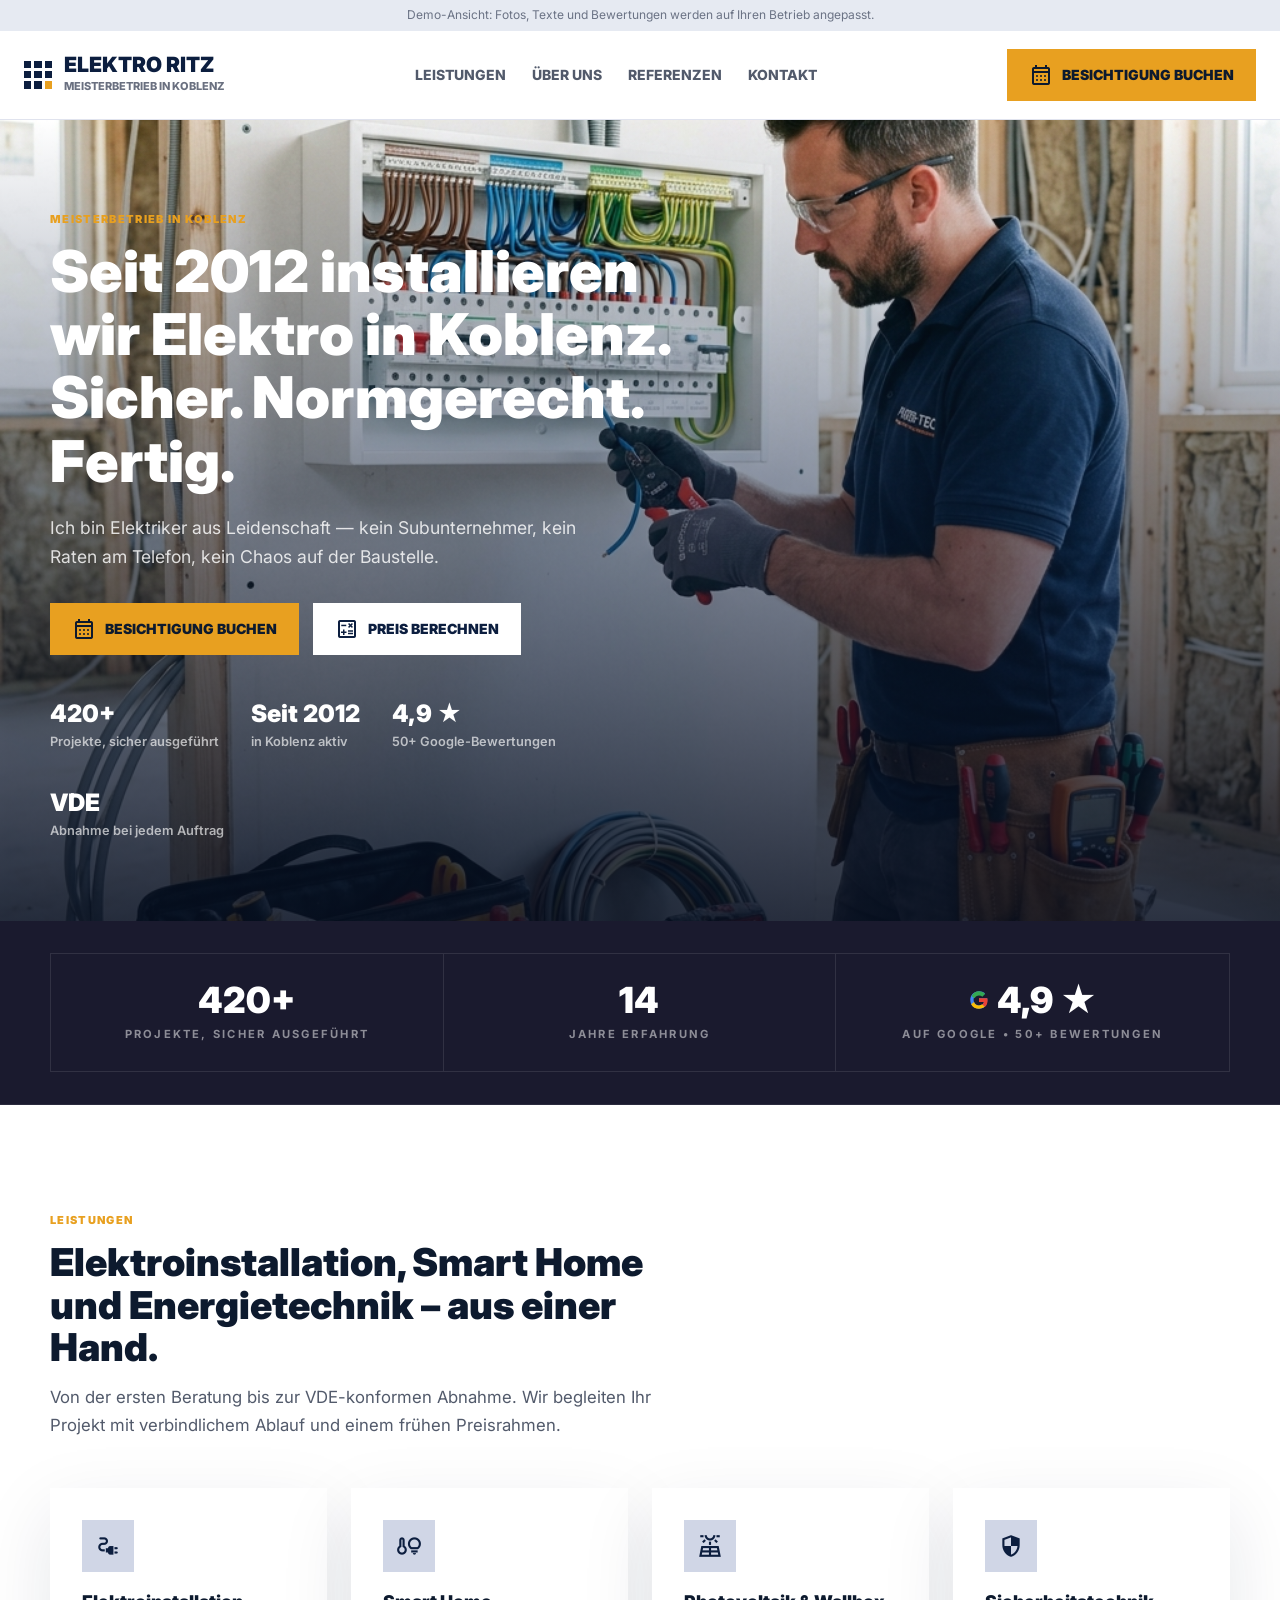
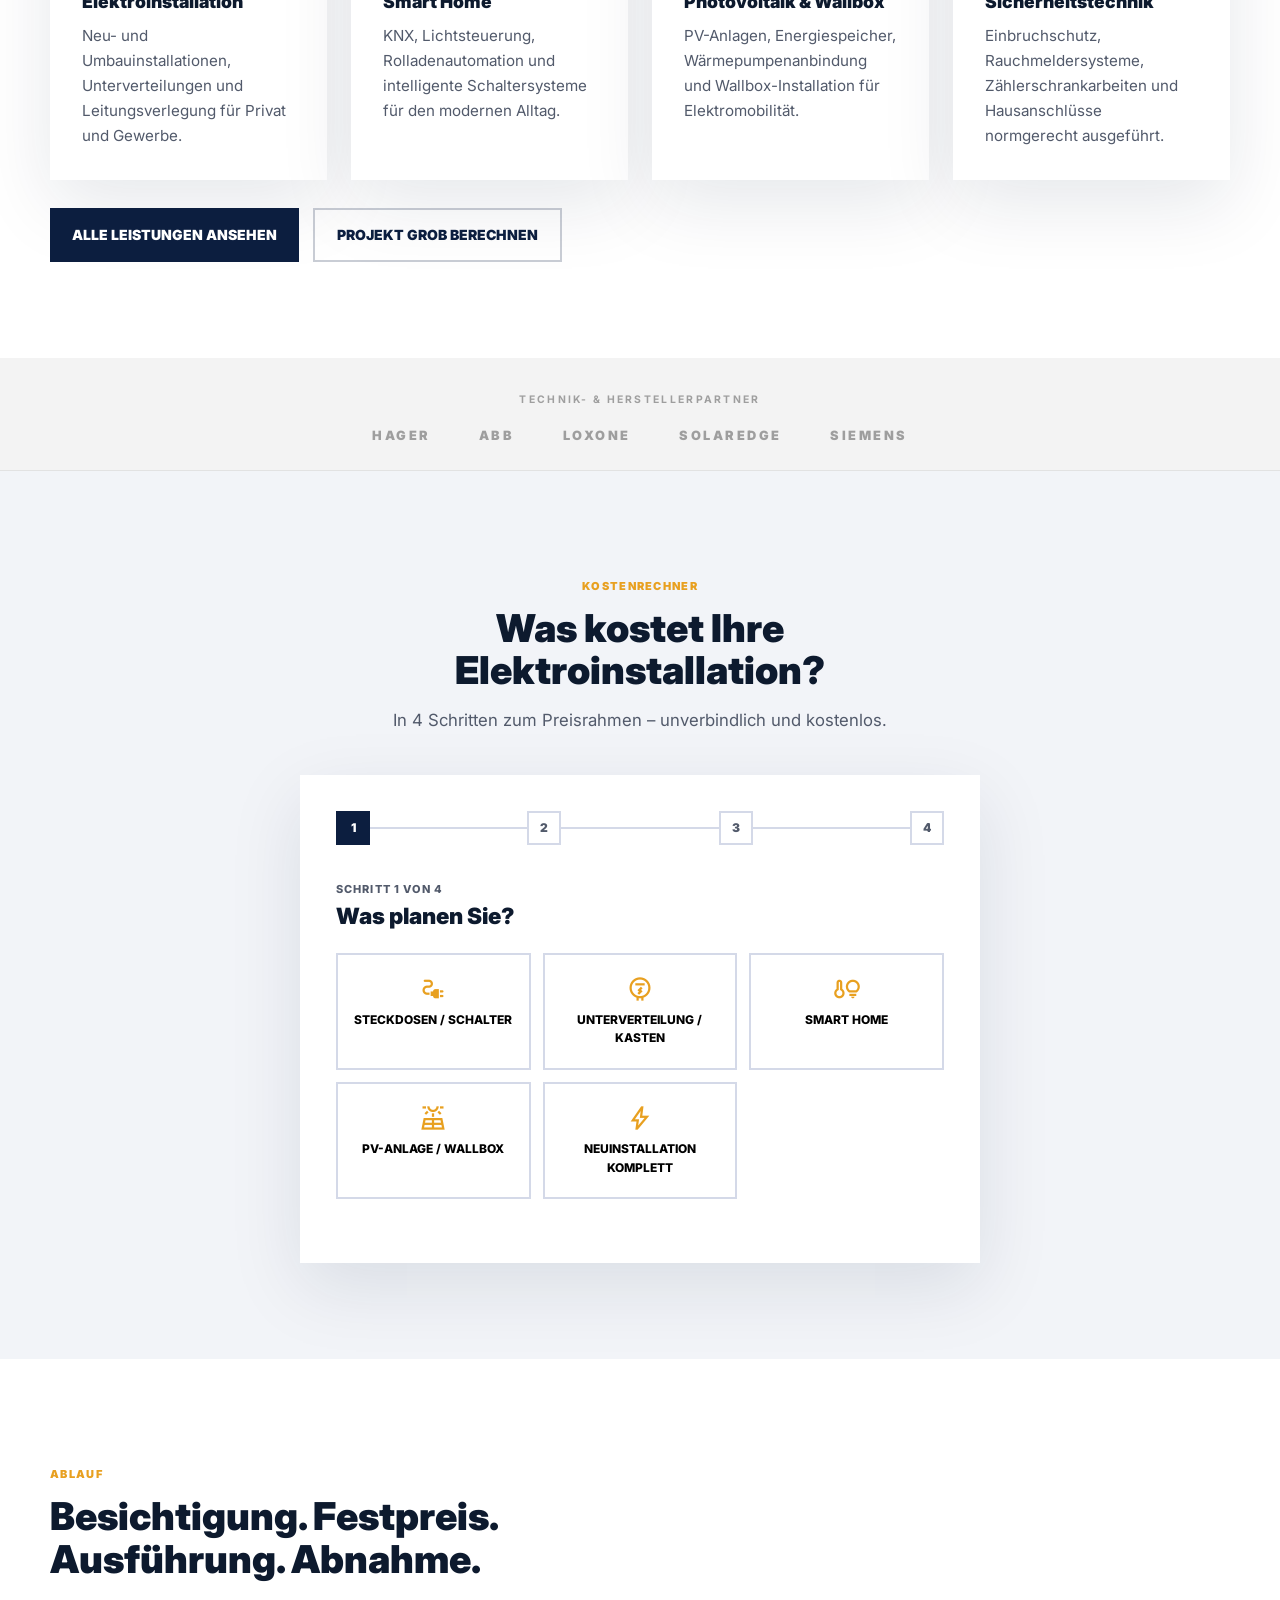
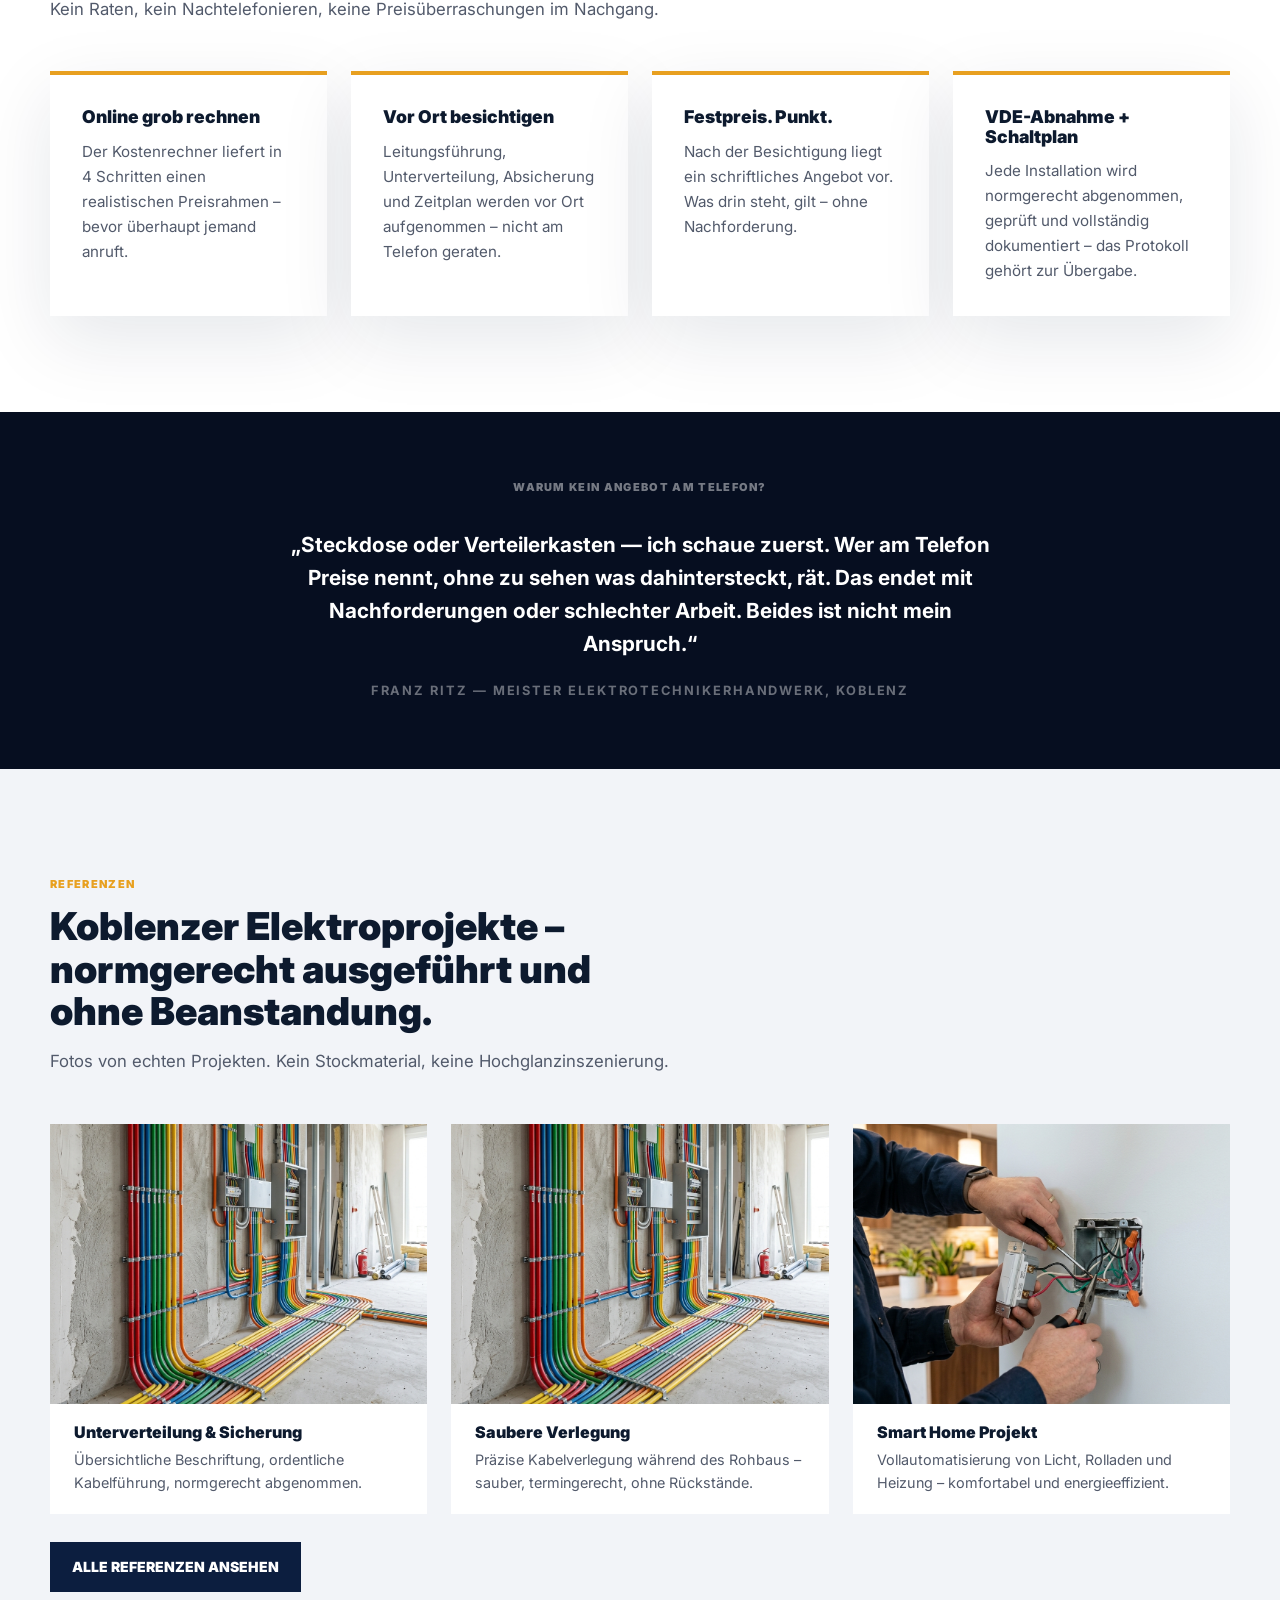
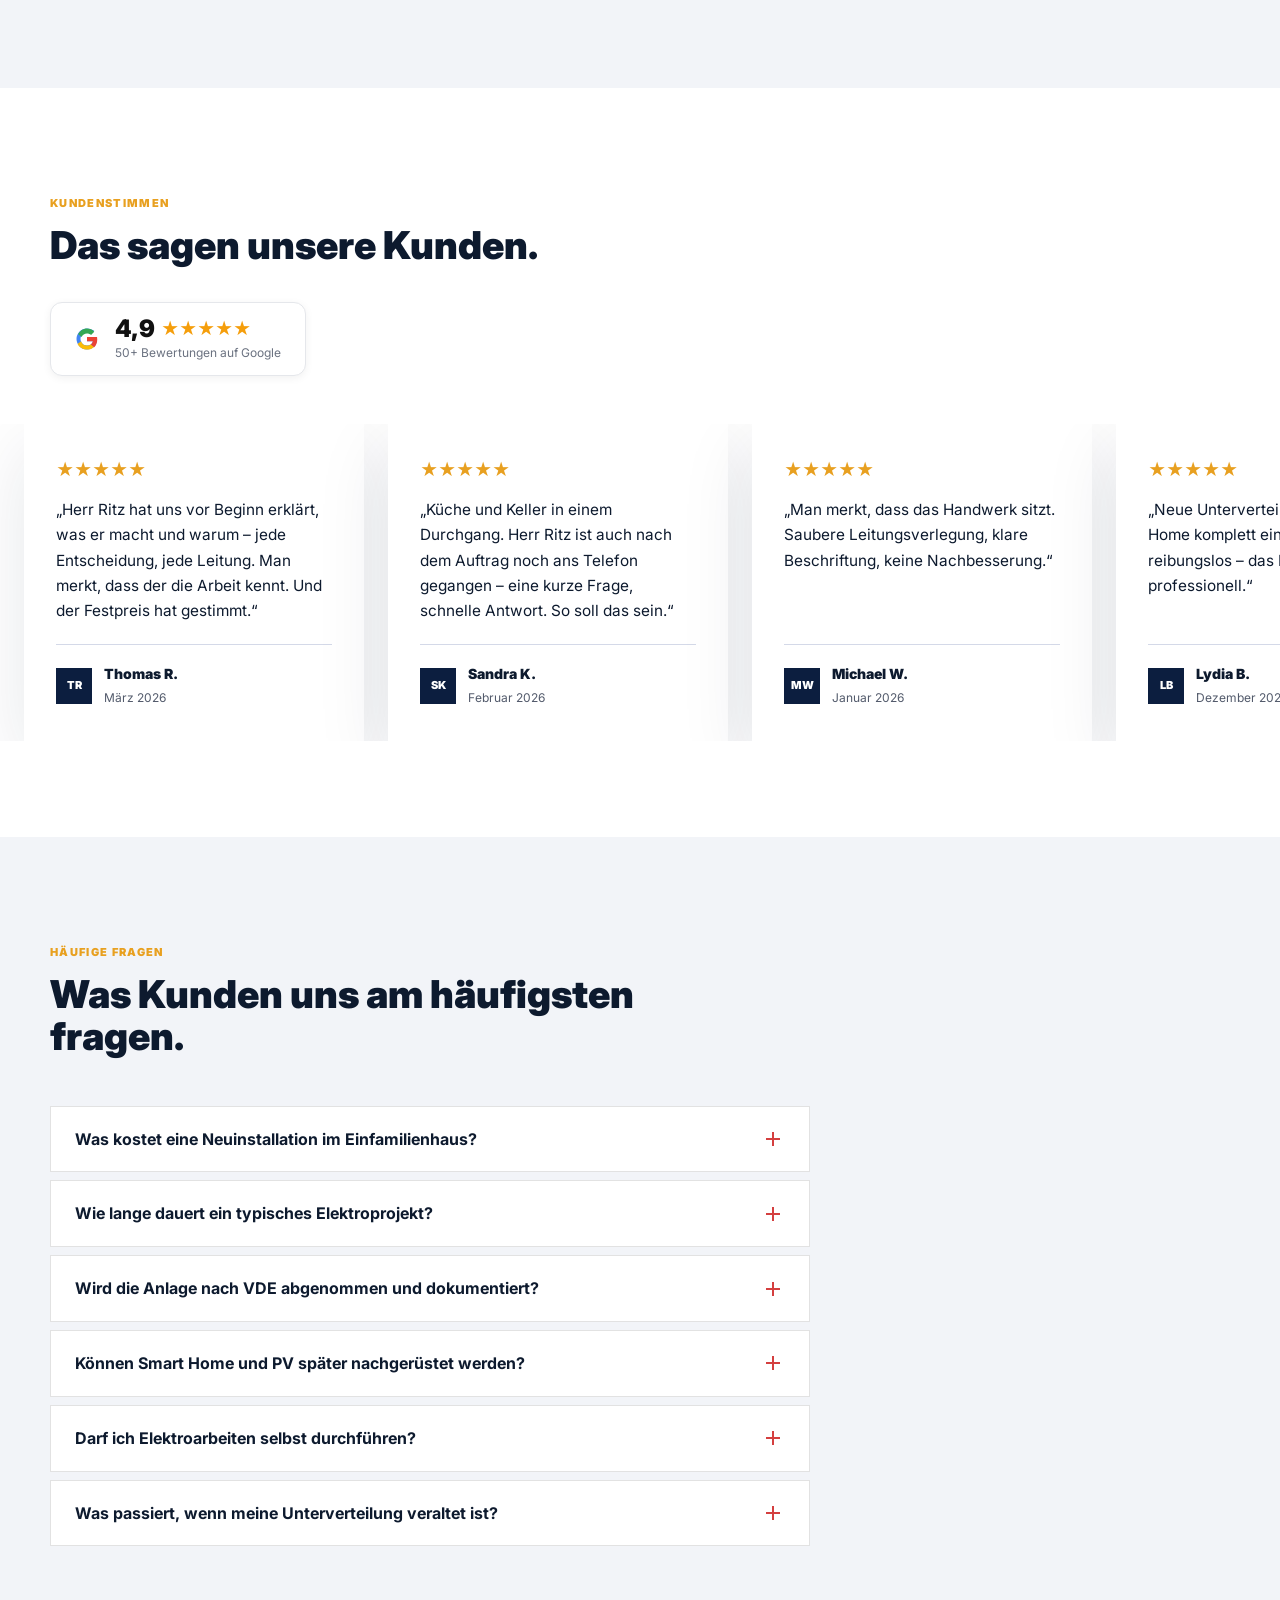
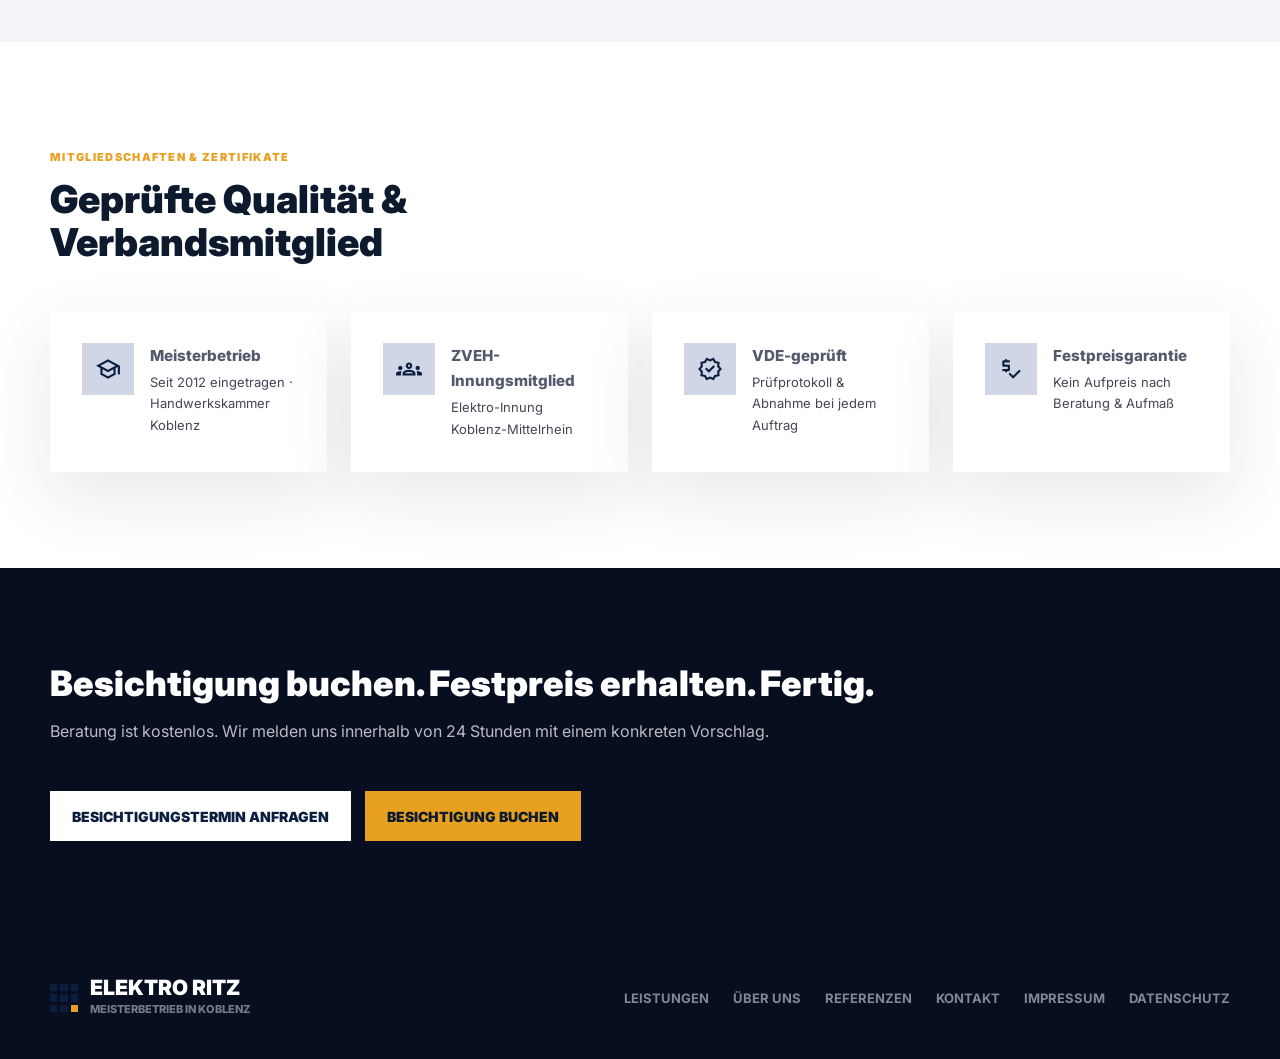
<file: index.html>
<!DOCTYPE html>
<html lang="de">
<head>
  <meta charset="utf-8">
  <meta name="viewport" content="width=device-width, initial-scale=1.0">
  <meta name="description" content="Elektro Meister Ritz in Koblenz: Meisterbetrieb f&uuml;r Elektroinstallation, Smart Home, Photovoltaik, Wallbox und Sicherheitstechnik.">
  <meta name="robots" content="noindex, nofollow">
  <title>Elektro Meister Ritz Koblenz | Meisterbetrieb f&uuml;r Elektroinstallationen</title>
  <script id="Cookiebot" src="https://consent.cookiebot.com/uc.js" data-cbid="DEMO-CBID-PLACEHOLDER" data-blockingmode="auto" type="text/javascript"></script>
  <link rel="icon" type="image/svg+xml" href="favicon.svg">
  <link rel="preconnect" href="https://fonts.googleapis.com">
  <link rel="preconnect" href="https://fonts.gstatic.com" crossorigin>
  <link href="https://fonts.googleapis.com/css2?family=Inter:wght@400;600;800;900&family=Material+Symbols+Outlined:wght,FILL@100..700,0..1&display=swap" rel="stylesheet">
  <link rel="stylesheet" href="style.css">
  <script type="application/ld+json">
  {
    "@context": "https://schema.org",
    "@type": "Electrician",
    "name": "Elektro Meister Ritz",
    "description": "Elektrobetrieb in Koblenz – Elektroinstallation, Smart Home, Photovoltaik, Wallbox und Sicherheitstechnik.",
    "telephone": "+49 261 654 321",
    "email": "info@elektro-meister-ritz-koblenz.de",
    "address": {
      "@type": "PostalAddress",
      "streetAddress": "Musterstraße 8",
      "addressLocality": "Koblenz",
      "postalCode": "56072",
      "addressCountry": "DE"
    },
    "geo": {
      "@type": "GeoCoordinates",
      "latitude": 50.3567,
      "longitude": 7.6018
    },
    "areaServed": "Koblenz und Umland",
    "priceRange": "€€",
    "openingHours": "Mo-Fr 07:30-17:00"
  }
  </script>
</head>
<body>
  <header class="site-header">
    <div class="demo-notice">Demo-Ansicht: Fotos, Texte und Bewertungen werden auf Ihren Betrieb angepasst.</div>
    <nav class="nav" aria-label="Hauptnavigation">
      <a class="brand" href="index.html" aria-label="Elektro Meister Ritz Startseite">
        <span class="brand-mark" aria-hidden="true"><span></span><span></span><span></span><span></span><span></span><span></span><span></span><span></span><span></span></span>
        <span><span class="brand-title">Elektro Ritz</span><span class="brand-subtitle">Meisterbetrieb in Koblenz</span></span>
      </a>
      <div class="nav-links" aria-label="Seiten">
        <a href="leistungen.html">Leistungen</a>
        <a href="ueber-uns.html">&Uuml;ber uns</a>
        <a href="referenzen.html">Referenzen</a>
        <a href="kontakt.html">Kontakt</a>
      </div>
      <div class="nav-actions">
        <a class="button button-red" href="https://calendly.com/elektro-ritz-koblenz/beratung" target="_blank" rel="noopener noreferrer">
          <span class="material-symbols-outlined" aria-hidden="true">calendar_month</span>Besichtigung buchen
        </a>
      </div>
      <button class="nav-toggle" id="nav-toggle" type="button" aria-controls="mobile-menu" aria-expanded="false" aria-label="Men&uuml; &ouml;ffnen">
        <span class="material-symbols-outlined" aria-hidden="true">menu</span>
        <span class="material-symbols-outlined" aria-hidden="true">close</span>
      </button>
    </nav>
    <div class="mobile-menu" id="mobile-menu">
      <a href="leistungen.html">Leistungen</a>
      <a href="ueber-uns.html">&Uuml;ber uns</a>
      <a href="referenzen.html">Referenzen</a>
      <a href="kontakt.html">Kontakt</a>
      <a class="button button-red" href="https://calendly.com/elektro-ritz-koblenz/beratung" target="_blank" rel="noopener noreferrer">Besichtigung buchen</a>
    </div>
  </header>

  <main>
    <section class="hero">
      <div class="hero-slideshow">
        <img src="visuals_ref/work2_ref.jpg" alt="Elektriker bei der Installation einer modernen Unterverteilung" class="active">
        <img src="visuals_ref/work7_ref.jpg" alt="Smart-Home-Installation in einem Neubau">
        <img src="visuals_ref/work1_ref.jpg" alt="Saubere Kabelverlegung im Rohbau">
        <img src="visuals_ref/work6_ref.jpg" alt="PV-Anlage und Wallbox-Installation auf dem Dach">
      </div>
      <div class="container hero-inner">
        <div class="hero-copy">
          <p class="eyebrow">Meisterbetrieb in Koblenz</p>
          <h1>Seit 2012 installieren wir Elektro in Koblenz. Sicher. Normgerecht. Fertig.</h1>
          <p class="hero-lead">Ich bin Elektriker aus Leidenschaft &mdash; kein Subunternehmer, kein Raten am Telefon, kein Chaos auf der Baustelle.</p>
          <div class="hero-actions">
            <a class="button button-red" href="https://calendly.com/elektro-ritz-koblenz/beratung" target="_blank" rel="noopener noreferrer">
              <span class="material-symbols-outlined" aria-hidden="true">calendar_month</span>Besichtigung buchen
            </a>
            <a class="button button-light" href="#kostenrechner">
              <span class="material-symbols-outlined" aria-hidden="true">calculate</span>Preis berechnen
            </a>
          </div>
          <div class="trust-row" aria-label="Kurzfakten">
            <div class="trust-item"><strong>420+</strong><span>Projekte, sicher ausgef&uuml;hrt</span></div>
            <div class="trust-item"><strong>Seit 2012</strong><span>in Koblenz aktiv</span></div>
            <div class="trust-item"><strong>4,9 &#9733;</strong><span>50+ Google-Bewertungen</span></div>
            <div class="trust-item"><strong>VDE</strong><span>Abnahme bei jedem Auftrag</span></div>
          </div>
        </div>
      </div>
    </section>

    <!-- STATS BAR -->
    <section class="section" style="padding: 2rem 0; background: #1a1a2e; border-bottom: 1px solid rgba(255,255,255,0.07);">
      <div class="container">
        <div class="grid-3" style="gap: 0; border: 1px solid rgba(255,255,255,0.1);">
          <div style="display:flex; flex-direction:column; align-items:center; justify-content:center; padding: 1.75rem 1rem; border-right: 1px solid rgba(255,255,255,0.1);">
            <span style="font-size: 2.25rem; font-weight: 900; color: #fff; line-height: 1;">420+</span>
            <span style="font-size: 0.7rem; font-weight: 700; letter-spacing: 0.2em; text-transform: uppercase; color: rgba(255,255,255,0.5); margin-top: 0.5rem; text-align: center;">Projekte, sicher ausgef&uuml;hrt</span>
          </div>
          <div style="display:flex; flex-direction:column; align-items:center; justify-content:center; padding: 1.75rem 1rem; border-right: 1px solid rgba(255,255,255,0.1);">
            <span style="font-size: 2.25rem; font-weight: 900; color: #fff; line-height: 1;">14</span>
            <span style="font-size: 0.7rem; font-weight: 700; letter-spacing: 0.2em; text-transform: uppercase; color: rgba(255,255,255,0.5); margin-top: 0.5rem; text-align: center;">Jahre Erfahrung</span>
          </div>
          <div style="display:flex; flex-direction:column; align-items:center; justify-content:center; padding: 1.75rem 1rem;">
            <div style="display:flex; align-items:center; gap: 0.5rem;">
              <svg width="20" height="20" viewBox="0 0 48 48" aria-hidden="true" style="flex-shrink:0;"><path fill="#4285F4" d="M44.5 20H24v8.5h11.8C34.7 33.9 29.9 37 24 37c-7.2 0-13-5.8-13-13s5.8-13 13-13c3.1 0 5.9 1.1 8.1 2.9l6.4-6.4C34.6 5.1 29.6 3 24 3 12.4 3 3 12.4 3 24s9.4 21 21 21c10.5 0 20-7.6 20-21 0-1.3-.2-2.7-.5-4z"/><path fill="#34A853" d="M6.3 14.7l7 5.1C15.1 16 19.2 13 24 13c3.1 0 5.9 1.1 8.1 2.9l6.4-6.4C34.6 5.1 29.6 3 24 3c-7.6 0-14.2 4.6-17.7 11.7z"/><path fill="#FBBC05" d="M24 45c5.8 0 10.7-1.9 14.3-5.2l-6.6-5.4C29.8 36.1 27 37 24 37c-5.8 0-10.8-3.1-11.8-8.5l-7 5.4C8.7 40.9 15.8 45 24 45z"/><path fill="#EA4335" d="M44.5 20H24v8.5h11.8c-.6 2.5-2 4.7-3.9 6.4l6.6 5.4c3.8-3.6 6-8.8 6-15.3 0-1.3-.2-2.7-.5-4z"/></svg>
              <span style="font-size: 2.25rem; font-weight: 900; color: #fff; line-height: 1;">4,9 &#9733;</span>
            </div>
            <span style="font-size: 0.7rem; font-weight: 700; letter-spacing: 0.2em; text-transform: uppercase; color: rgba(255,255,255,0.5); margin-top: 0.5rem; text-align: center;">auf Google &bull; 50+ Bewertungen</span>
          </div>
        </div>
      </div>
    </section>

    <section class="section section-white" id="leistungen">
      <div class="container">
        <div class="section-head">
          <p class="eyebrow">Leistungen</p>
          <h2>Elektroinstallation, Smart Home und Energietechnik &ndash; aus einer Hand.</h2>
          <p>Von der ersten Beratung bis zur VDE-konformen Abnahme. Wir begleiten Ihr Projekt mit verbindlichem Ablauf und einem fr&uuml;hen Preisrahmen.</p>
        </div>
        <div class="grid-4">
          <article class="card">
            <span class="icon-box material-symbols-outlined" aria-hidden="true">electrical_services</span>
            <h3>Elektroinstallation</h3>
            <p>Neu- und Umbauinstallationen, Unterverteilungen und Leitungsverlegung f&uuml;r Privat und Gewerbe.</p>
          </article>
          <article class="card">
            <span class="icon-box material-symbols-outlined" aria-hidden="true">home_iot_device</span>
            <h3>Smart Home</h3>
            <p>KNX, Lichtsteuerung, Rolladenautomation und intelligente Schaltersysteme f&uuml;r den modernen Alltag.</p>
          </article>
          <article class="card">
            <span class="icon-box material-symbols-outlined" aria-hidden="true">solar_power</span>
            <h3>Photovoltaik &amp; Wallbox</h3>
            <p>PV-Anlagen, Energiespeicher, W&auml;rmepumpenanbindung und Wallbox-Installation f&uuml;r Elektromobilität.</p>
          </article>
          <article class="card">
            <span class="icon-box material-symbols-outlined" aria-hidden="true">security</span>
            <h3>Sicherheitstechnik</h3>
            <p>Einbruchschutz, Rauchmeldersysteme, Zählerschrankarbeiten und Hausanschlüsse normgerecht ausgeführt.</p>
          </article>
        </div>
        <div class="card-actions" style="margin-top: 28px;">
          <a class="button" href="leistungen.html">Alle Leistungen ansehen</a>
          <a class="button button-outline" href="#kostenrechner">Projekt grob berechnen</a>
        </div>
      </div>
    </section>

    <!-- TECH-PARTNER -->
    <section class="section" style="padding: 1.5rem 0; background: #f3f3f3; border-bottom: 1px solid #e2e2e2;">
      <div class="container">
        <p style="font-size: 0.65rem; font-weight: 700; letter-spacing: 0.22em; text-transform: uppercase; color: rgba(0,0,0,0.35); text-align: center; margin-bottom: 1.1rem;">TECHNIK- &amp; HERSTELLERPARTNER</p>
        <div style="display: flex; flex-wrap: wrap; justify-content: center; align-items: center; gap: 2rem 3rem;">
          <span style="font-size: 0.8rem; font-weight: 900; letter-spacing: 0.2em; text-transform: uppercase; color: rgba(0,0,0,0.35);">HAGER</span>
          <span style="font-size: 0.8rem; font-weight: 900; letter-spacing: 0.2em; text-transform: uppercase; color: rgba(0,0,0,0.35);">ABB</span>
          <span style="font-size: 0.8rem; font-weight: 900; letter-spacing: 0.2em; text-transform: uppercase; color: rgba(0,0,0,0.35);">LOXONE</span>
          <span style="font-size: 0.8rem; font-weight: 900; letter-spacing: 0.2em; text-transform: uppercase; color: rgba(0,0,0,0.35);">SOLAREDGE</span>
          <span style="font-size: 0.8rem; font-weight: 900; letter-spacing: 0.2em; text-transform: uppercase; color: rgba(0,0,0,0.35);">SIEMENS</span>
        </div>
      </div>
    </section>

    <section class="section section-soft" id="kostenrechner">
      <div class="container">
        <div class="section-head" style="text-align:center; max-width:580px; margin:0 auto 40px;">
          <p class="eyebrow">Kostenrechner</p>
          <h2>Was kostet Ihre Elektroinstallation?</h2>
          <p>In 4 Schritten zum Preisrahmen &ndash; unverbindlich und kostenlos.</p>
        </div>
        <div class="wizard" id="calcWizard">
          <div class="wizard-bar">
            <div class="wizard-dot active" data-step="1">1</div>
            <div class="wizard-track" data-step="1"></div>
            <div class="wizard-dot" data-step="2">2</div>
            <div class="wizard-track" data-step="2"></div>
            <div class="wizard-dot" data-step="3">3</div>
            <div class="wizard-track" data-step="3"></div>
            <div class="wizard-dot" data-step="4">4</div>
          </div>
          <div class="wizard-body">
            <div id="calcStep1">
              <p class="wizard-step-label">Schritt 1 von 4</p>
              <h3 class="wizard-step-title">Was planen Sie?</h3>
              <div class="wizard-proj-grid" id="calcProjectCards"></div>
            </div>
            <div id="calcStep2" style="display:none">
              <p class="wizard-step-label">Schritt 2 von 4</p>
              <h3 class="wizard-step-title">Projekttyp &amp; Umfang</h3>
              <p class="wizard-input-label" style="margin-bottom:10px;">Projekttyp</p>
              <div class="wizard-mat-grid" id="calcProjektTypCards"></div>
              <p class="wizard-input-label" style="margin-top:20px; margin-bottom:6px;">Anzahl R&auml;ume oder Schaltpunkte: <strong id="wizUnitsLabel">5</strong></p>
              <input id="wizUnits" type="range" min="1" max="20" value="5" style="width:100%; accent-color:#d43f3f; cursor:pointer; margin-top:4px;">
              <p id="calcStep2Error" class="wizard-error">Bitte Projekttyp w&auml;hlen.</p>
            </div>
            <div id="calcStep3" style="display:none">
              <p class="wizard-step-label">Schritt 3 von 4</p>
              <h3 class="wizard-step-title">Zusatzleistungen</h3>
              <p class="wizard-step-sub">Optional &ndash; nichts n&ouml;tig? Einfach weiter.</p>
              <div id="calcExtrasCards"></div>
            </div>
            <div id="calcStep4" style="display:none">
              <p class="wizard-step-label">Schritt 4 von 4</p>
              <h3 class="wizard-step-title">Ihr Preisrahmen</h3>
              <p class="wizard-summary" id="calcSummaryText"></p>
              <div class="wizard-price-box">
                <p class="wizard-price-label">Gesch&auml;tzter Preisrahmen</p>
                <p class="wizard-price-output" id="wizPriceOutput">&ndash;</p>
                <p class="wizard-price-note">Unverbindlich &middot; inkl. Material &amp; Arbeit &middot; Festpreis nach Beratung</p>
              </div>
              <a class="button button-red" style="width:100%;justify-content:center;margin-bottom:10px;" href="https://calendly.com/elektro-ritz-koblenz/beratung" target="_blank" rel="noopener noreferrer">
                <span class="material-symbols-outlined" aria-hidden="true">calendar_month</span>Besichtigungstermin buchen
              </a>
              <button id="calcReset" class="wizard-reset">&#8592; Neu berechnen</button>
            </div>
            <div class="wizard-nav" id="calcNav">
              <button id="calcBack" class="button button-outline" type="button" style="display:none">&#8592; Zur&uuml;ck</button>
              <span style="flex:1"></span>
              <button id="calcNext" class="button" type="button" style="display:none">Weiter &#8594;</button>
            </div>
          </div>
        </div>
      </div>
    </section>

    <section class="section section-white" id="ablauf">
      <div class="container">
        <div class="section-head">
          <p class="eyebrow">Ablauf</p>
          <h2>Besichtigung. Festpreis. Ausf&uuml;hrung. Abnahme.</h2>
          <p>Kein Raten, kein Nachtelefonieren, keine Preisüberraschungen im Nachgang.</p>
        </div>
        <div class="grid-4 steps">
          <article class="card step-card">
            <h3>Online grob rechnen</h3>
            <p>Der Kostenrechner liefert in 4 Schritten einen realistischen Preisrahmen &ndash; bevor &uuml;berhaupt jemand anruft.</p>
          </article>
          <article class="card step-card">
            <h3>Vor Ort besichtigen</h3>
            <p>Leitungsf&uuml;hrung, Unterverteilung, Absicherung und Zeitplan werden vor Ort aufgenommen &ndash; nicht am Telefon geraten.</p>
          </article>
          <article class="card step-card">
            <h3>Festpreis. Punkt.</h3>
            <p>Nach der Besichtigung liegt ein schriftliches Angebot vor. Was drin steht, gilt &ndash; ohne Nachforderung.</p>
          </article>
          <article class="card step-card">
            <h3>VDE-Abnahme + Schaltplan</h3>
            <p>Jede Installation wird normgerecht abgenommen, gepr&uuml;ft und vollst&auml;ndig dokumentiert &ndash; das Protokoll geh&ouml;rt zur &Uuml;bergabe.</p>
          </article>
        </div>
      </div>
    </section>

    <section class="section section-dark" style="padding: 3.5rem 0;">
      <div class="container" style="max-width: 720px; text-align: center;">
        <p class="eyebrow" style="color: rgba(255,255,255,0.45);">Warum kein Angebot am Telefon?</p>
        <blockquote style="font-size: 1.3rem; font-weight: 700; color: #fff; line-height: 1.6; margin: 1.25rem 0; font-style: normal; border: none; padding: 0;">
          &bdquo;Steckdose oder Verteilerkasten &mdash; ich schaue zuerst. Wer am Telefon Preise nennt, ohne zu sehen was dahintersteckt, r&auml;t. Das endet mit Nachforderungen oder schlechter Arbeit. Beides ist nicht mein Anspruch.&ldquo;
        </blockquote>
        <p style="font-size: 0.8rem; font-weight: 700; letter-spacing: 0.15em; text-transform: uppercase; color: rgba(255,255,255,0.4);">Franz Ritz &mdash; Meister Elektrotechnikerhandwerk, Koblenz</p>
      </div>
    </section>

    <section class="section section-soft" id="referenzen">
      <div class="container">
        <div class="section-head">
          <p class="eyebrow">Referenzen</p>
          <h2>Koblenzer Elektroprojekte &ndash; normgerecht ausgef&uuml;hrt und ohne Beanstandung.</h2>
          <p>Fotos von echten Projekten. Kein Stockmaterial, keine Hochglanzinszenierung.</p>
        </div>
        <div class="grid-3">
          <article class="media-card">
            <img src="images/portfolio/project-1.jpg" alt="Moderne Unterverteilung mit &uuml;bersichtlicher Verkabelung">
            <div class="media-card-body"><h3>Unterverteilung &amp; Sicherung</h3><p>&Uuml;bersichtliche Beschriftung, ordentliche Kabelführung, normgerecht abgenommen.</p></div>
          </article>
          <article class="media-card">
            <img src="images/portfolio/project-4.jpg" alt="Leitungsverlegung auf der Baustelle">
            <div class="media-card-body"><h3>Saubere Verlegung</h3><p>Pr&auml;zise Kabelverlegung w&auml;hrend des Rohbaus &ndash; sauber, termingerecht, ohne R&uuml;ckst&auml;nde.</p></div>
          </article>
          <article class="media-card">
            <img src="images/portfolio/project-6.jpg" alt="Smart Home Installation im Einfamilienhaus">
            <div class="media-card-body"><h3>Smart Home Projekt</h3><p>Vollautomatisierung von Licht, Rolladen und Heizung &ndash; komfortabel und energieeffizient.</p></div>
          </article>
        </div>
        <div class="card-actions" style="margin-top: 28px;">
          <a class="button" href="referenzen.html">Alle Referenzen ansehen</a>
        </div>
      </div>
    </section>

    <section class="section section-white" id="bewertungen">
      <div class="container">
        <div class="section-head">
          <p class="eyebrow">Kundenstimmen</p>
          <h2>Das sagen unsere Kunden.</h2>
          <div style="display:inline-flex; align-items:center; gap: 1rem; margin-top: 1.25rem; background: #fff; border: 1px solid #e5e7eb; border-radius: 12px; padding: 0.75rem 1.5rem; box-shadow: 0 2px 8px rgba(0,0,0,0.06);">
            <svg width="24" height="24" viewBox="0 0 48 48" aria-hidden="true"><path fill="#4285F4" d="M44.5 20H24v8.5h11.8C34.7 33.9 29.9 37 24 37c-7.2 0-13-5.8-13-13s5.8-13 13-13c3.1 0 5.9 1.1 8.1 2.9l6.4-6.4C34.6 5.1 29.6 3 24 3 12.4 3 3 12.4 3 24s9.4 21 21 21c10.5 0 20-7.6 20-21 0-1.3-.2-2.7-.5-4z"/><path fill="#34A853" d="M6.3 14.7l7 5.1C15.1 16 19.2 13 24 13c3.1 0 5.9 1.1 8.1 2.9l6.4-6.4C34.6 5.1 29.6 3 24 3c-7.6 0-14.2 4.6-17.7 11.7z"/><path fill="#FBBC05" d="M24 45c5.8 0 10.7-1.9 14.3-5.2l-6.6-5.4C29.8 36.1 27 37 24 37c-5.8 0-10.8-3.1-11.8-8.5l-7 5.4C8.7 40.9 15.8 45 24 45z"/><path fill="#EA4335" d="M44.5 20H24v8.5h11.8c-.6 2.5-2 4.7-3.9 6.4l6.6 5.4c3.8-3.6 6-8.8 6-15.3 0-1.3-.2-2.7-.5-4z"/></svg>
            <div style="text-align:left;">
              <div style="display:flex; align-items:center; gap: 0.4rem;">
                <span style="font-size: 1.5rem; font-weight: 900; color: #111; line-height: 1;">4,9</span>
                <span style="color: #f59e0b; font-size: 1.1rem;">★★★★★</span>
              </div>
              <div style="font-size: 0.75rem; color: #6b7280; margin-top: 0.1rem;">50+ Bewertungen auf Google</div>
            </div>
          </div>
        </div>
      </div>
      <div class="reviews-scroll-outer" id="reviewsCarouselOuter">
        <div class="reviews-scroll-track" id="reviewsCarouselTrack">
          <div class="reviews-scroll-set" id="reviewsScrollSet">
            <article class="card testimonial review-card">
              <div class="stars" aria-label="5 von 5 Sternen">★★★★★</div>
              <p>&bdquo;Herr Ritz hat uns vor Beginn erkl&auml;rt, was er macht und warum &ndash; jede Entscheidung, jede Leitung. Man merkt, dass der die Arbeit kennt. Und der Festpreis hat gestimmt.&ldquo;</p>
              <div class="review-author">
                <div class="review-avatar" aria-hidden="true">TR</div>
                <div><strong>Thomas R.</strong><span>M&auml;rz 2026</span></div>
              </div>
            </article>
            <article class="card testimonial review-card">
              <div class="stars" aria-label="5 von 5 Sternen">★★★★★</div>
              <p>&bdquo;K&uuml;che und Keller in einem Durchgang. Herr Ritz ist auch nach dem Auftrag noch ans Telefon gegangen &ndash; eine kurze Frage, schnelle Antwort. So soll das sein.&ldquo;</p>
              <div class="review-author">
                <div class="review-avatar" aria-hidden="true">SK</div>
                <div><strong>Sandra K.</strong><span>Februar 2026</span></div>
              </div>
            </article>
            <article class="card testimonial review-card">
              <div class="stars" aria-label="5 von 5 Sternen">★★★★★</div>
              <p>&bdquo;Man merkt, dass das Handwerk sitzt. Saubere Leitungsverlegung, klare Beschriftung, keine Nachbesserung.&ldquo;</p>
              <div class="review-author">
                <div class="review-avatar" aria-hidden="true">MW</div>
                <div><strong>Michael W.</strong><span>Januar 2026</span></div>
              </div>
            </article>
            <article class="card testimonial review-card">
              <div class="stars" aria-label="5 von 5 Sternen">★★★★★</div>
              <p>&bdquo;Neue Unterverteilung und Smart Home komplett eingebaut. L&auml;uft reibungslos &ndash; das Ergebnis ist professionell.&ldquo;</p>
              <div class="review-author">
                <div class="review-avatar" aria-hidden="true">LB</div>
                <div><strong>Lydia B.</strong><span>Dezember 2025</span></div>
              </div>
            </article>
            <article class="card testimonial review-card">
              <div class="stars" aria-label="5 von 5 Sternen">★★★★★</div>
              <p>&bdquo;Komplette Neuinstallation im Altbau. Verbindliche Absprachen, saubere Aus&uuml;hrung und VDE-Abnahme inklusive.&ldquo;</p>
              <div class="review-author">
                <div class="review-avatar" aria-hidden="true">PH</div>
                <div><strong>Peter H.</strong><span>November 2025</span></div>
              </div>
            </article>
          </div>
        </div>
      </div>
    </section>

    <!-- FAQ -->
    <section class="section section-soft" id="faq">
      <div class="container">
        <div class="section-head">
          <p class="eyebrow">H&auml;ufige Fragen</p>
          <h2>Was Kunden uns am h&auml;ufigsten fragen.</h2>
        </div>
        <div style="display: flex; flex-direction: column; gap: 0.5rem; max-width: 760px;">
          <details style="background: #fff; border: 1px solid #e2e2e2;">
            <summary style="padding: 1.25rem 1.5rem; cursor: pointer; font-weight: 700; font-size: 1rem; list-style: none; display: flex; justify-content: space-between; align-items: center;">
              Was kostet eine Neuinstallation im Einfamilienhaus?
              <span class="material-symbols-outlined" style="flex-shrink:0; color: #d43f3f;">add</span>
            </summary>
            <div style="padding: 0 1.5rem 1.25rem; font-size: 0.9375rem; line-height: 1.7; color: #434654;">
              Eine vollst&auml;ndige Neuinstallation f&uuml;r ein Einfamilienhaus (ca. 150 m&sup2;) liegt je nach Ausstattungsgrad zwischen <strong>8.000 und 18.000 &euro;</strong>. Der Kostenrechner gibt einen ersten Richtwert &ndash; nach dem Vor-Ort-Termin erhalten Sie ein verbindliches Festpreisangebot.
            </div>
          </details>
          <details style="background: #fff; border: 1px solid #e2e2e2;">
            <summary style="padding: 1.25rem 1.5rem; cursor: pointer; font-weight: 700; font-size: 1rem; list-style: none; display: flex; justify-content: space-between; align-items: center;">
              Wie lange dauert ein typisches Elektroprojekt?
              <span class="material-symbols-outlined" style="flex-shrink:0; color: #d43f3f;">add</span>
            </summary>
            <div style="padding: 0 1.5rem 1.25rem; font-size: 0.9375rem; line-height: 1.7; color: #434654;">
              Eine Unterverteilung oder Teilinstallation dauert <strong>1 bis 3 Werktage</strong>. Eine vollst&auml;ndige Neuinstallation im Rohbau kann 2 bis 4 Wochen in Anspruch nehmen, abh&auml;ngig von Haustyp und Ausstattung. Den genauen Zeitplan kommunizieren wir vor Beginn.
            </div>
          </details>
          <details style="background: #fff; border: 1px solid #e2e2e2;">
            <summary style="padding: 1.25rem 1.5rem; cursor: pointer; font-weight: 700; font-size: 1rem; list-style: none; display: flex; justify-content: space-between; align-items: center;">
              Wird die Anlage nach VDE abgenommen und dokumentiert?
              <span class="material-symbols-outlined" style="flex-shrink:0; color: #d43f3f;">add</span>
            </summary>
            <div style="padding: 0 1.5rem 1.25rem; font-size: 0.9375rem; line-height: 1.7; color: #434654;">
              Ja &ndash; bei jedem Auftrag. VDE-Abnahme, Pr&uuml;fprotokoll und Schaltplan geh&ouml;ren zum Standard. Die Dokumentation wird dem Kunden nach Abschluss &uuml;bergeben, nicht nur auf Anfrage. Das ist nicht Kür, sondern Pflicht.
            </div>
          </details>
          <details style="background: #fff; border: 1px solid #e2e2e2;">
            <summary style="padding: 1.25rem 1.5rem; cursor: pointer; font-weight: 700; font-size: 1rem; list-style: none; display: flex; justify-content: space-between; align-items: center;">
              K&ouml;nnen Smart Home und PV sp&auml;ter nachger&uuml;stet werden?
              <span class="material-symbols-outlined" style="flex-shrink:0; color: #d43f3f;">add</span>
            </summary>
            <div style="padding: 0 1.5rem 1.25rem; font-size: 0.9375rem; line-height: 1.7; color: #434654;">
              In vielen F&auml;llen ja &ndash; aber es ist sinnvoller, die Leitungsplanung von Anfang an darauf auszulegen. Wir besprechen beim Vor-Ort-Termin, ob eine Vorbereitung f&uuml;r sp&auml;tere Erweiterungen m&ouml;glich und wirtschaftlich sinnvoll ist.
            </div>
          </details>
          <details style="background: #fff; border: 1px solid #e2e2e2;">
            <summary style="padding: 1.25rem 1.5rem; cursor: pointer; font-weight: 700; font-size: 1rem; list-style: none; display: flex; justify-content: space-between; align-items: center;">
              Darf ich Elektroarbeiten selbst durchf&uuml;hren?
              <span class="material-symbols-outlined" style="flex-shrink:0; color: #d43f3f;">add</span>
            </summary>
            <div style="padding: 0 1.5rem 1.25rem; font-size: 0.9375rem; line-height: 1.7; color: #434654;">
              F&uuml;r alles hinter der Unterverteilung &ndash; also Leitungen, Schalter, Sicherungen, Anschl&uuml;sse &ndash; ist ein eingetragener Elektrobetrieb gesetzlich vorgeschrieben. Kleinigkeiten wie den Austausch einer Steckdose im gleichen Stromkreis sind in Eigenregie m&ouml;glich, aber sobald es in den Z&auml;hlerschrank oder an neue Leitungen geht, ist der Meisterbetrieb keine Empfehlung, sondern Pflicht.
            </div>
          </details>
          <details style="background: #fff; border: 1px solid #e2e2e2;">
            <summary style="padding: 1.25rem 1.5rem; cursor: pointer; font-weight: 700; font-size: 1rem; list-style: none; display: flex; justify-content: space-between; align-items: center;">
              Was passiert, wenn meine Unterverteilung veraltet ist?
              <span class="material-symbols-outlined" style="flex-shrink:0; color: #d43f3f;">add</span>
            </summary>
            <div style="padding: 0 1.5rem 1.25rem; font-size: 0.9375rem; line-height: 1.7; color: #434654;">
              Viele Unterverteilungen aus den 1970er bis 1990er Jahren entsprechen nicht mehr dem aktuellen VDE-Standard &ndash; fehlende FI-Schutzschalter, unterdimensionierte Leitungen oder keine Beschriftung sind typische Befunde. Beim Vor-Ort-Termin prüfen wir den Zustand und nennen Ihnen einen konkreten Handlungsbedarf. Eine Nachr&uuml;stung ist oft weniger aufwändig als bef&uuml;rchtet.
            </div>
          </details>
        </div>
      </div>
    </section>

    <!-- ZERTIFIKATE & MITGLIEDSCHAFTEN -->
    <section class="section section-white">
      <div class="container">
        <div class="section-head">
          <p class="eyebrow">Mitgliedschaften &amp; Zertifikate</p>
          <h2>Gepr&uuml;fte Qualit&auml;t &amp; Verbandsmitglied</h2>
        </div>
        <div class="grid-4">
          <div class="card" style="display:flex; flex-direction:row; align-items:flex-start; gap:1rem;">
            <span class="icon-box material-symbols-outlined" aria-hidden="true" style="flex-shrink:0;">school</span>
            <div>
              <p style="font-weight:800; margin-bottom:0.25rem;">Meisterbetrieb</p>
              <p style="font-size:0.8125rem; color:#434654;">Seit 2012 eingetragen &middot; Handwerkskammer Koblenz</p>
            </div>
          </div>
          <div class="card" style="display:flex; flex-direction:row; align-items:flex-start; gap:1rem;">
            <span class="icon-box material-symbols-outlined" aria-hidden="true" style="flex-shrink:0;">groups</span>
            <div>
              <p style="font-weight:800; margin-bottom:0.25rem;">ZVEH-Innungsmitglied</p>
              <p style="font-size:0.8125rem; color:#434654;">Elektro-Innung Koblenz-Mittelrhein</p>
            </div>
          </div>
          <div class="card" style="display:flex; flex-direction:row; align-items:flex-start; gap:1rem;">
            <span class="icon-box material-symbols-outlined" aria-hidden="true" style="flex-shrink:0;">verified</span>
            <div>
              <p style="font-weight:800; margin-bottom:0.25rem;">VDE-gepr&uuml;ft</p>
              <p style="font-size:0.8125rem; color:#434654;">Pr&uuml;fprotokoll &amp; Abnahme bei jedem Auftrag</p>
            </div>
          </div>
          <div class="card" style="display:flex; flex-direction:row; align-items:flex-start; gap:1rem;">
            <span class="icon-box material-symbols-outlined" aria-hidden="true" style="flex-shrink:0;">price_check</span>
            <div>
              <p style="font-weight:800; margin-bottom:0.25rem;">Festpreisgarantie</p>
              <p style="font-size:0.8125rem; color:#434654;">Kein Aufpreis nach Beratung &amp; Aufma&szlig;</p>
            </div>
          </div>
        </div>
      </div>
    </section>

    <section class="section section-dark">
      <div class="container cta-band">
        <div>
          <h2>Besichtigung buchen. Festpreis erhalten. Fertig.</h2>
          <p>Beratung ist kostenlos. Wir melden uns innerhalb von 24 Stunden mit einem konkreten Vorschlag.</p>
        </div>
        <div class="cta-actions">
          <a class="button button-light" href="https://calendly.com/elektro-ritz-koblenz/beratung" target="_blank" rel="noopener noreferrer">Besichtigungstermin anfragen</a>
          <a class="button button-red" href="https://calendly.com/elektro-ritz-koblenz/beratung" target="_blank" rel="noopener noreferrer">Besichtigung buchen</a>
        </div>
      </div>
    </section>
  </main>

  <footer class="site-footer">
    <div class="container footer-inner">
      <a class="brand" href="index.html">
        <span class="brand-mark" aria-hidden="true"><span></span><span></span><span></span><span></span><span></span><span></span><span></span><span></span><span></span></span>
        <span><span class="brand-title" style="color:#fff;">Elektro Ritz</span><span class="brand-subtitle" style="color:rgba(255,255,255,0.45);">Meisterbetrieb in Koblenz</span></span>
      </a>
      <div class="footer-links">
        <a href="leistungen.html">Leistungen</a>
        <a href="ueber-uns.html">&Uuml;ber uns</a>
        <a href="referenzen.html">Referenzen</a>
        <a href="kontakt.html">Kontakt</a>
        <a href="impressum.html">Impressum</a>
        <a href="datenschutz.html">Datenschutz</a>
      </div>
    </div>
  </footer>

  <script src="calculator.js"></script>
  <script src="site.js"></script>
</body>
</html>
</file>
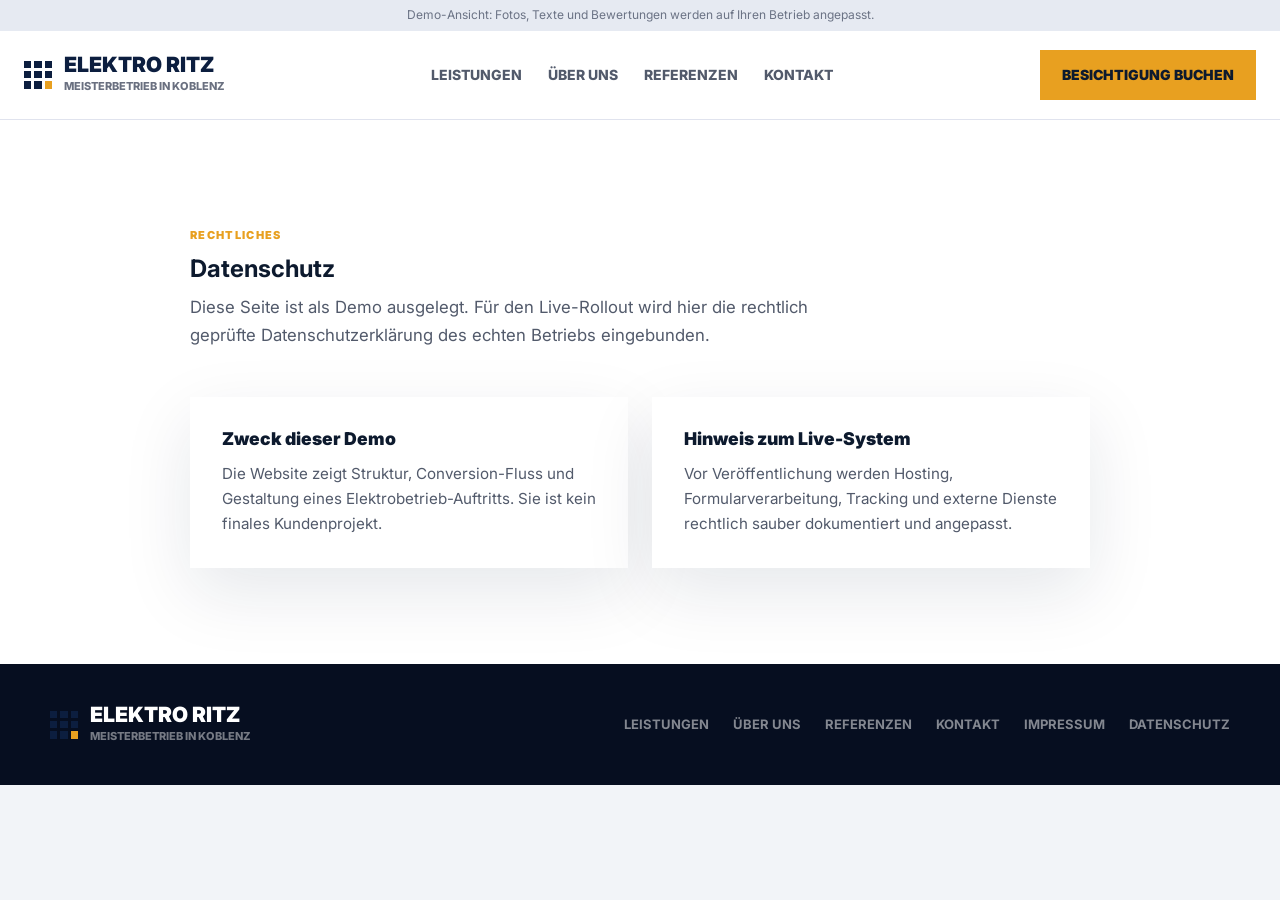
<file: datenschutz.html>
<!DOCTYPE html>
<html lang="de">
<head>
  <meta charset="utf-8">
  <meta name="viewport" content="width=device-width, initial-scale=1.0">
  <meta name="robots" content="noindex, nofollow">
  <title>Datenschutz | Elektro Meister Ritz Demo</title>
  <script id="Cookiebot" src="https://consent.cookiebot.com/uc.js" data-cbid="DEMO-CBID-PLACEHOLDER" data-blockingmode="auto" type="text/javascript"></script>
  <link rel="icon" type="image/svg+xml" href="favicon.svg">
  <link rel="preconnect" href="https://fonts.googleapis.com">
  <link rel="preconnect" href="https://fonts.gstatic.com" crossorigin>
  <link href="https://fonts.googleapis.com/css2?family=Inter:wght@400;600;800;900&family=Material+Symbols+Outlined:wght,FILL@100..700,0..1&display=swap" rel="stylesheet">
  <link rel="stylesheet" href="style.css">
</head>
<body>
  <header class="site-header">
    <div class="demo-notice">Demo-Ansicht: Fotos, Texte und Bewertungen werden auf Ihren Betrieb angepasst.</div>
    <nav class="nav" aria-label="Hauptnavigation">
      <a class="brand" href="index.html" aria-label="Elektro Meister Ritz Startseite">
        <span class="brand-mark" aria-hidden="true"><span></span><span></span><span></span><span></span><span></span><span></span><span></span><span></span><span></span></span>
        <span><span class="brand-title">Elektro Ritz</span><span class="brand-subtitle">Meisterbetrieb in Koblenz</span></span>
      </a>
      <div class="nav-links">
        <a href="leistungen.html">Leistungen</a>
        <a href="ueber-uns.html">&Uuml;ber uns</a>
        <a href="referenzen.html">Referenzen</a>
        <a href="kontakt.html">Kontakt</a>
      </div>
      <div class="nav-actions">
        <a class="button button-red" href="https://calendly.com/elektro-ritz-koblenz/beratung" target="_blank" rel="noopener noreferrer">Besichtigung buchen</a>
      </div>
      <button class="nav-toggle" id="nav-toggle" type="button" aria-controls="mobile-menu" aria-expanded="false" aria-label="Men&uuml; &ouml;ffnen">
        <span class="material-symbols-outlined" aria-hidden="true">menu</span>
        <span class="material-symbols-outlined" aria-hidden="true">close</span>
      </button>
    </nav>
    <div class="mobile-menu" id="mobile-menu">
      <a href="leistungen.html">Leistungen</a>
      <a href="ueber-uns.html">&Uuml;ber uns</a>
      <a href="referenzen.html">Referenzen</a>
      <a href="kontakt.html">Kontakt</a>
      <a class="button button-red" href="https://calendly.com/elektro-ritz-koblenz/beratung" target="_blank" rel="noopener noreferrer">Besichtigung buchen</a>
    </div>
  </header>

  <main class="page-main">
    <section class="section section-white">
      <div class="container" style="max-width: 900px;">
        <div class="section-head">
          <p class="eyebrow">Rechtliches</p>
          <h1>Datenschutz</h1>
          <p>Diese Seite ist als Demo ausgelegt. F&uuml;r den Live-Rollout wird hier die rechtlich gepr&uuml;fte Datenschutzerkl&auml;rung des echten Betriebs eingebunden.</p>
        </div>
        <div class="grid-2">
          <article class="card">
            <h3>Zweck dieser Demo</h3>
            <p>Die Website zeigt Struktur, Conversion-Fluss und Gestaltung eines Elektrobetrieb-Auftritts. Sie ist kein finales Kundenprojekt.</p>
          </article>
          <article class="card">
            <h3>Hinweis zum Live-System</h3>
            <p>Vor Ver&ouml;ffentlichung werden Hosting, Formularverarbeitung, Tracking und externe Dienste rechtlich sauber dokumentiert und angepasst.</p>
          </article>
        </div>
      </div>
    </section>
  </main>

  <footer class="site-footer">
    <div class="container footer-inner">
      <a class="brand" href="index.html">
        <span class="brand-mark" aria-hidden="true"><span></span><span></span><span></span><span></span><span></span><span></span><span></span><span></span><span></span></span>
        <span><span class="brand-title" style="color:#fff;">Elektro Ritz</span><span class="brand-subtitle" style="color:rgba(255,255,255,0.45);">Meisterbetrieb in Koblenz</span></span>
      </a>
      <div class="footer-links">
        <a href="leistungen.html">Leistungen</a>
        <a href="ueber-uns.html">&Uuml;ber uns</a>
        <a href="referenzen.html">Referenzen</a>
        <a href="kontakt.html">Kontakt</a>
        <a href="impressum.html">Impressum</a>
        <a href="datenschutz.html">Datenschutz</a>
      </div>
    </div>
  </footer>

  <script src="site.js"></script>
</body>
</html>
</file>
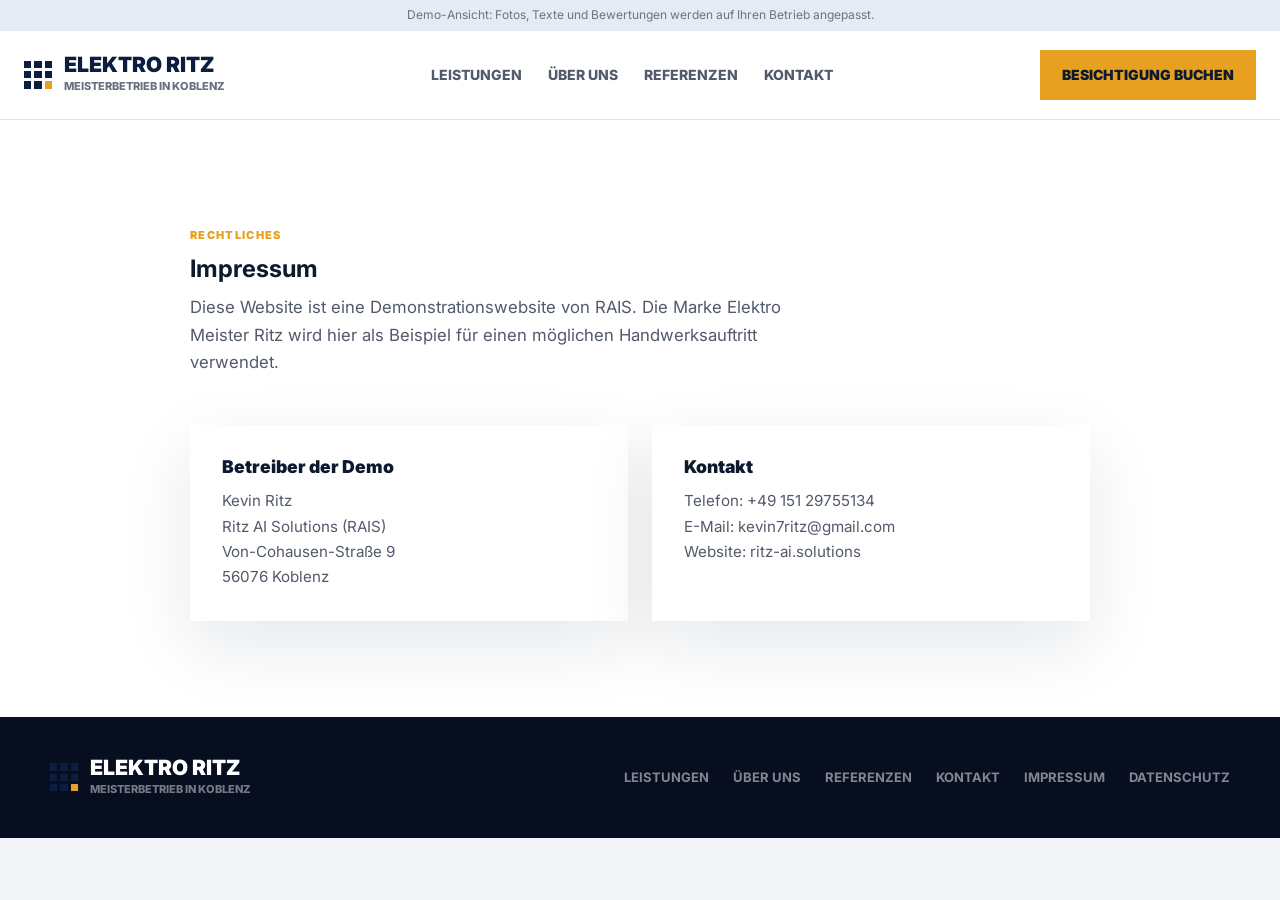
<file: impressum.html>
<!DOCTYPE html>
<html lang="de">
<head>
  <meta charset="utf-8">
  <meta name="viewport" content="width=device-width, initial-scale=1.0">
  <meta name="robots" content="noindex, nofollow">
  <title>Impressum | Elektro Meister Ritz Demo</title>
  <script id="Cookiebot" src="https://consent.cookiebot.com/uc.js" data-cbid="DEMO-CBID-PLACEHOLDER" data-blockingmode="auto" type="text/javascript"></script>
  <link rel="icon" type="image/svg+xml" href="favicon.svg">
  <link rel="preconnect" href="https://fonts.googleapis.com">
  <link rel="preconnect" href="https://fonts.gstatic.com" crossorigin>
  <link href="https://fonts.googleapis.com/css2?family=Inter:wght@400;600;800;900&family=Material+Symbols+Outlined:wght,FILL@100..700,0..1&display=swap" rel="stylesheet">
  <link rel="stylesheet" href="style.css">
</head>
<body>
  <header class="site-header">
    <div class="demo-notice">Demo-Ansicht: Fotos, Texte und Bewertungen werden auf Ihren Betrieb angepasst.</div>
    <nav class="nav" aria-label="Hauptnavigation">
      <a class="brand" href="index.html" aria-label="Elektro Meister Ritz Startseite">
        <span class="brand-mark" aria-hidden="true"><span></span><span></span><span></span><span></span><span></span><span></span><span></span><span></span><span></span></span>
        <span><span class="brand-title">Elektro Ritz</span><span class="brand-subtitle">Meisterbetrieb in Koblenz</span></span>
      </a>
      <div class="nav-links">
        <a href="leistungen.html">Leistungen</a>
        <a href="ueber-uns.html">&Uuml;ber uns</a>
        <a href="referenzen.html">Referenzen</a>
        <a href="kontakt.html">Kontakt</a>
      </div>
      <div class="nav-actions">
        <a class="button button-red" href="https://calendly.com/elektro-ritz-koblenz/beratung" target="_blank" rel="noopener noreferrer">Besichtigung buchen</a>
      </div>
      <button class="nav-toggle" id="nav-toggle" type="button" aria-controls="mobile-menu" aria-expanded="false" aria-label="Men&uuml; &ouml;ffnen">
        <span class="material-symbols-outlined" aria-hidden="true">menu</span>
        <span class="material-symbols-outlined" aria-hidden="true">close</span>
      </button>
    </nav>
    <div class="mobile-menu" id="mobile-menu">
      <a href="leistungen.html">Leistungen</a>
      <a href="ueber-uns.html">&Uuml;ber uns</a>
      <a href="referenzen.html">Referenzen</a>
      <a href="kontakt.html">Kontakt</a>
      <a class="button button-red" href="https://calendly.com/elektro-ritz-koblenz/beratung" target="_blank" rel="noopener noreferrer">Besichtigung buchen</a>
    </div>
  </header>

  <main class="page-main">
    <section class="section section-white">
      <div class="container" style="max-width: 900px;">
        <div class="section-head">
          <p class="eyebrow">Rechtliches</p>
          <h1>Impressum</h1>
          <p>Diese Website ist eine Demonstrationswebsite von RAIS. Die Marke Elektro Meister Ritz wird hier als Beispiel f&uuml;r einen m&ouml;glichen Handwerksauftritt verwendet.</p>
        </div>
        <div class="grid-2">
          <article class="card">
            <h3>Betreiber der Demo</h3>
            <p>Kevin Ritz<br>Ritz AI Solutions (RAIS)<br>Von-Cohausen-Stra&szlig;e 9<br>56076 Koblenz</p>
          </article>
          <article class="card">
            <h3>Kontakt</h3>
            <p>Telefon: +49 151 29755134<br>E-Mail: kevin7ritz@gmail.com<br>Website: ritz-ai.solutions</p>
          </article>
        </div>
      </div>
    </section>
  </main>

  <footer class="site-footer">
    <div class="container footer-inner">
      <a class="brand" href="index.html">
        <span class="brand-mark" aria-hidden="true"><span></span><span></span><span></span><span></span><span></span><span></span><span></span><span></span><span></span></span>
        <span><span class="brand-title" style="color:#fff;">Elektro Ritz</span><span class="brand-subtitle" style="color:rgba(255,255,255,0.45);">Meisterbetrieb in Koblenz</span></span>
      </a>
      <div class="footer-links">
        <a href="leistungen.html">Leistungen</a>
        <a href="ueber-uns.html">&Uuml;ber uns</a>
        <a href="referenzen.html">Referenzen</a>
        <a href="kontakt.html">Kontakt</a>
        <a href="impressum.html">Impressum</a>
        <a href="datenschutz.html">Datenschutz</a>
      </div>
    </div>
  </footer>

  <script src="site.js"></script>
</body>
</html>
</file>
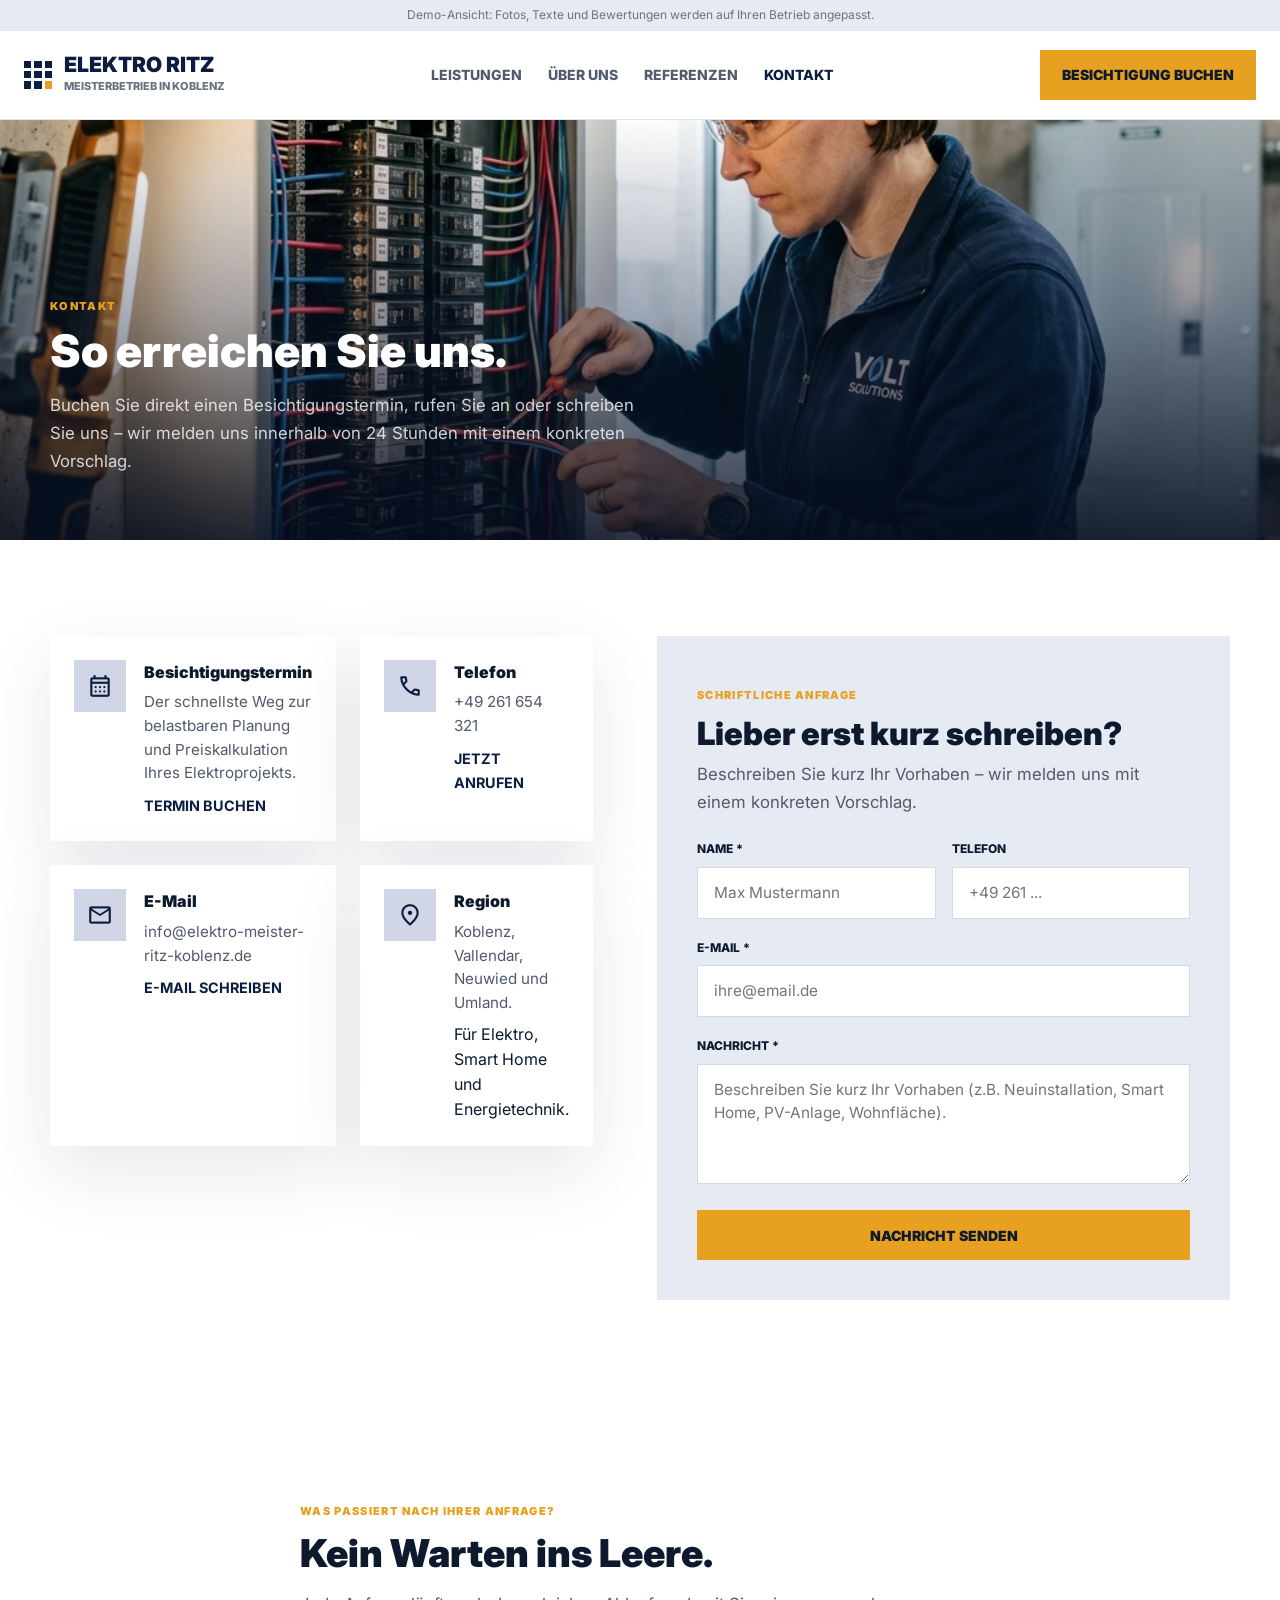
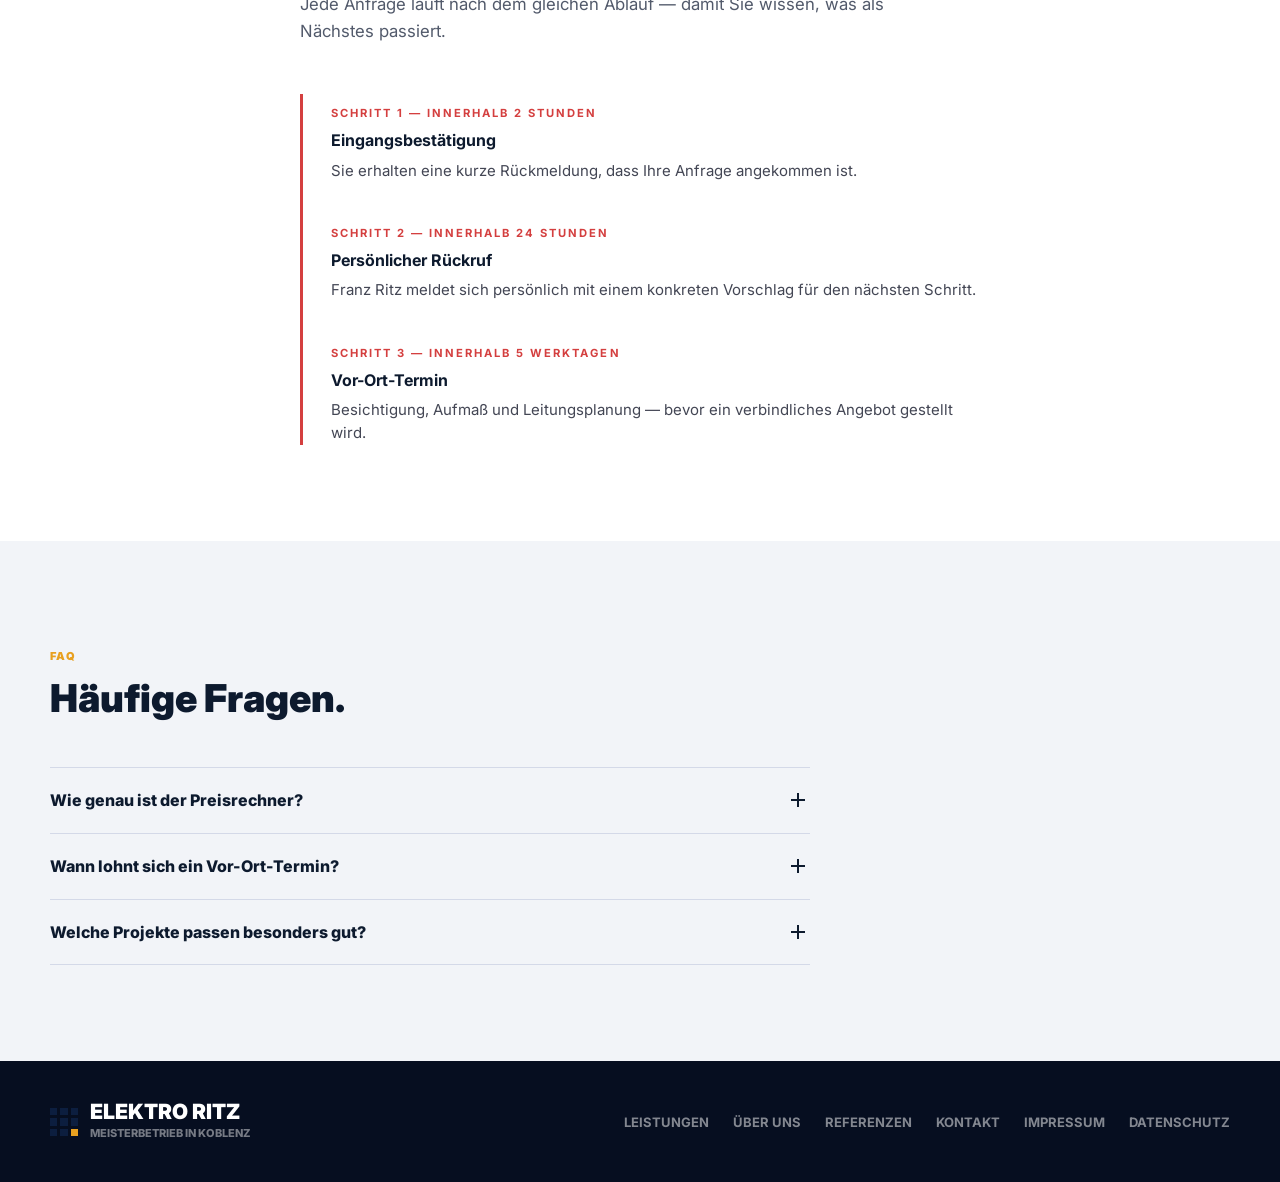
<file: kontakt.html>
<!DOCTYPE html>
<html lang="de">
<head>
  <meta charset="utf-8">
  <meta name="viewport" content="width=device-width, initial-scale=1.0">
  <meta name="description" content="Kontakt zu Elektro Meister Ritz in Koblenz: Beratungstermin buchen, direkt anrufen oder Elektroprojekt schriftlich anfragen.">
  <meta name="robots" content="noindex, nofollow">
  <title>Kontakt | Elektro Meister Ritz Koblenz</title>
  <script id="Cookiebot" src="https://consent.cookiebot.com/uc.js" data-cbid="DEMO-CBID-PLACEHOLDER" data-blockingmode="auto" type="text/javascript"></script>
  <link rel="icon" type="image/svg+xml" href="favicon.svg">
  <link rel="preconnect" href="https://fonts.googleapis.com">
  <link rel="preconnect" href="https://fonts.gstatic.com" crossorigin>
  <link href="https://fonts.googleapis.com/css2?family=Inter:wght@400;600;800;900&family=Material+Symbols+Outlined:wght,FILL@100..700,0..1&display=swap" rel="stylesheet">
  <link rel="stylesheet" href="style.css">
</head>
<body>
  <header class="site-header">
    <div class="demo-notice">Demo-Ansicht: Fotos, Texte und Bewertungen werden auf Ihren Betrieb angepasst.</div>
    <nav class="nav" aria-label="Hauptnavigation">
      <a class="brand" href="index.html" aria-label="Elektro Meister Ritz Startseite">
        <span class="brand-mark" aria-hidden="true"><span></span><span></span><span></span><span></span><span></span><span></span><span></span><span></span><span></span></span>
        <span><span class="brand-title">Elektro Ritz</span><span class="brand-subtitle">Meisterbetrieb in Koblenz</span></span>
      </a>
      <div class="nav-links">
        <a href="leistungen.html">Leistungen</a>
        <a href="ueber-uns.html">&Uuml;ber uns</a>
        <a href="referenzen.html">Referenzen</a>
        <a href="kontakt.html" aria-current="page">Kontakt</a>
      </div>
      <div class="nav-actions">
        <a class="button button-red" href="https://calendly.com/elektro-ritz-koblenz/beratung" target="_blank" rel="noopener noreferrer">Besichtigung buchen</a>
      </div>
      <button class="nav-toggle" id="nav-toggle" type="button" aria-controls="mobile-menu" aria-expanded="false" aria-label="Men&uuml; &ouml;ffnen">
        <span class="material-symbols-outlined" aria-hidden="true">menu</span>
        <span class="material-symbols-outlined" aria-hidden="true">close</span>
      </button>
    </nav>
    <div class="mobile-menu" id="mobile-menu">
      <a href="leistungen.html">Leistungen</a>
      <a href="ueber-uns.html">&Uuml;ber uns</a>
      <a href="referenzen.html">Referenzen</a>
      <a href="kontakt.html" aria-current="page">Kontakt</a>
      <a class="button button-red" href="https://calendly.com/elektro-ritz-koblenz/beratung" target="_blank" rel="noopener noreferrer">Besichtigung buchen</a>
    </div>
  </header>

  <main class="page-main">
    <section class="page-hero">
      <img src="images/hero/hero-10.jpg" alt="Elektro Meister Ritz bei der Beratung eines Kunden">
      <div class="container page-hero-inner">
        <p class="eyebrow">Kontakt</p>
        <h1>So erreichen Sie uns.</h1>
        <p class="page-hero-lead">Buchen Sie direkt einen Besichtigungstermin, rufen Sie an oder schreiben Sie uns &ndash; wir melden uns innerhalb von 24 Stunden mit einem konkreten Vorschlag.</p>
      </div>
    </section>

    <section class="section section-white">
      <div class="container contact-grid">
        <div class="grid-2">
          <article class="contact-item">
            <span class="icon-box material-symbols-outlined" aria-hidden="true">calendar_month</span>
            <div><strong>Besichtigungstermin</strong><p>Der schnellste Weg zur belastbaren Planung und Preiskalkulation Ihres Elektroprojekts.</p><a href="https://calendly.com/elektro-ritz-koblenz/beratung" target="_blank" rel="noopener noreferrer">Termin buchen</a></div>
          </article>
          <article class="contact-item">
            <span class="icon-box material-symbols-outlined" aria-hidden="true">call</span>
            <div><strong>Telefon</strong><p>+49 261 654 321</p><a href="tel:+49261654321">Jetzt anrufen</a></div>
          </article>
          <article class="contact-item">
            <span class="icon-box material-symbols-outlined" aria-hidden="true">mail</span>
            <div><strong>E-Mail</strong><p>info@elektro-meister-ritz-koblenz.de</p><a href="mailto:info@elektro-meister-ritz-koblenz.de">E-Mail schreiben</a></div>
          </article>
          <article class="contact-item">
            <span class="icon-box material-symbols-outlined" aria-hidden="true">location_on</span>
            <div><strong>Region</strong><p>Koblenz, Vallendar, Neuwied und Umland.</p><span>F&uuml;r Elektro, Smart Home und Energietechnik.</span></div>
          </article>
        </div>

        <form class="calculator" id="contactForm" novalidate>
          <div class="section-head" style="margin-bottom: 24px;">
            <p class="eyebrow">Schriftliche Anfrage</p>
            <h2 style="font-size:32px; margin-bottom:10px;">Lieber erst kurz schreiben?</h2>
            <p>Beschreiben Sie kurz Ihr Vorhaben &ndash; wir melden uns mit einem konkreten Vorschlag.</p>
          </div>
          <div class="form-grid">
            <div class="form-row">
              <div>
                <label for="name">Name *</label>
                <input id="name" required type="text" placeholder="Max Mustermann" autocomplete="name">
              </div>
              <div>
                <label for="phone">Telefon</label>
                <input id="phone" type="tel" placeholder="+49 261 ..." autocomplete="tel">
              </div>
            </div>
            <div>
              <label for="email">E-Mail *</label>
              <input id="email" required type="email" placeholder="ihre@email.de" autocomplete="email">
            </div>
            <div>
              <label for="message">Nachricht *</label>
              <textarea id="message" required placeholder="Beschreiben Sie kurz Ihr Vorhaben (z.B. Neuinstallation, Smart Home, PV-Anlage, Wohnfl&auml;che)."></textarea>
            </div>
            <button class="button button-red" type="submit">Nachricht senden</button>
            <div class="status" id="contactStatus" aria-live="polite"></div>
          </div>
        </form>
      </div>
    </section>

    <section class="section section-white">
      <div class="container" style="max-width: 680px;">
        <div class="section-head">
          <p class="eyebrow">Was passiert nach Ihrer Anfrage?</p>
          <h2>Kein Warten ins Leere.</h2>
          <p>Jede Anfrage l&auml;uft nach dem gleichen Ablauf &mdash; damit Sie wissen, was als N&auml;chstes passiert.</p>
        </div>
        <div style="border-left: 3px solid #d43f3f; padding-left: 1.75rem; display: flex; flex-direction: column; gap: 0;">
          <div style="padding-bottom: 2rem;">
            <p style="font-size: 0.7rem; font-weight: 700; letter-spacing: 0.18em; text-transform: uppercase; color: #d43f3f; margin-bottom: 0.35rem;">Schritt 1 &mdash; innerhalb 2 Stunden</p>
            <strong style="display: block; font-size: 1rem; margin-bottom: 0.35rem;">Eingangsbestätigung</strong>
            <p style="font-size: 0.9375rem; color: #434654; margin: 0;">Sie erhalten eine kurze R&uuml;ckmeldung, dass Ihre Anfrage angekommen ist.</p>
          </div>
          <div style="padding-bottom: 2rem;">
            <p style="font-size: 0.7rem; font-weight: 700; letter-spacing: 0.18em; text-transform: uppercase; color: #d43f3f; margin-bottom: 0.35rem;">Schritt 2 &mdash; innerhalb 24 Stunden</p>
            <strong style="display: block; font-size: 1rem; margin-bottom: 0.35rem;">Pers&ouml;nlicher R&uuml;ckruf</strong>
            <p style="font-size: 0.9375rem; color: #434654; margin: 0;">Franz Ritz meldet sich pers&ouml;nlich mit einem konkreten Vorschlag f&uuml;r den n&auml;chsten Schritt.</p>
          </div>
          <div>
            <p style="font-size: 0.7rem; font-weight: 700; letter-spacing: 0.18em; text-transform: uppercase; color: #d43f3f; margin-bottom: 0.35rem;">Schritt 3 &mdash; innerhalb 5 Werktagen</p>
            <strong style="display: block; font-size: 1rem; margin-bottom: 0.35rem;">Vor-Ort-Termin</strong>
            <p style="font-size: 0.9375rem; color: #434654; margin: 0;">Besichtigung, Aufma&szlig; und Leitungsplanung &mdash; bevor ein verbindliches Angebot gestellt wird.</p>
          </div>
        </div>
      </div>
    </section>

    <section class="section section-soft">
      <div class="container">
        <div class="section-head">
          <p class="eyebrow">FAQ</p>
          <h2>H&auml;ufige Fragen.</h2>
        </div>
        <div class="faq-list">
          <div class="faq-item">
            <button class="faq-trigger" type="button" data-faq-trigger aria-expanded="false">Wie genau ist der Preisrechner?<span class="material-symbols-outlined" aria-hidden="true">add</span></button>
            <div class="faq-panel"><p>Er liefert einen Preisrahmen. Der verbindliche Preis folgt nach Beratungstermin, Aufma&szlig; und Leitungsplanung &ndash; genau dann, wenn alle technischen Anforderungen bekannt sind.</p></div>
          </div>
          <div class="faq-item">
            <button class="faq-trigger" type="button" data-faq-trigger aria-expanded="false">Wann lohnt sich ein Vor-Ort-Termin?<span class="material-symbols-outlined" aria-hidden="true">add</span></button>
            <div class="faq-panel"><p>Immer dann, wenn Leitungsl&auml;ngen, Unterverteilungskonzept, Smart-Home-Integration oder Unterputzarbeiten den Preis beeinflussen. Bei Neuinstallationen und PV-Projekten fast immer n&ouml;tig.</p></div>
          </div>
          <div class="faq-item">
            <button class="faq-trigger" type="button" data-faq-trigger aria-expanded="false">Welche Projekte passen besonders gut?<span class="material-symbols-outlined" aria-hidden="true">add</span></button>
            <div class="faq-panel"><p>Neuinstallationen, Unterverteilungsnachr&uuml;stungen, Smart Home, PV-Anlagen und Projekte, bei denen Sicherheit, Normkonformit&auml;t und saubere Dokumentation an erster Stelle stehen.</p></div>
          </div>
        </div>
      </div>
    </section>
  </main>

  <footer class="site-footer">
    <div class="container footer-inner">
      <a class="brand" href="index.html">
        <span class="brand-mark" aria-hidden="true"><span></span><span></span><span></span><span></span><span></span><span></span><span></span><span></span><span></span></span>
        <span><span class="brand-title" style="color:#fff;">Elektro Ritz</span><span class="brand-subtitle" style="color:rgba(255,255,255,0.45);">Meisterbetrieb in Koblenz</span></span>
      </a>
      <div class="footer-links">
        <a href="leistungen.html">Leistungen</a>
        <a href="ueber-uns.html">&Uuml;ber uns</a>
        <a href="referenzen.html">Referenzen</a>
        <a href="kontakt.html">Kontakt</a>
        <a href="impressum.html">Impressum</a>
        <a href="datenschutz.html">Datenschutz</a>
      </div>
    </div>
  </footer>

  <script src="site.js"></script>
  <script src="contactForm.js"></script>
</body>
</html>
</file>
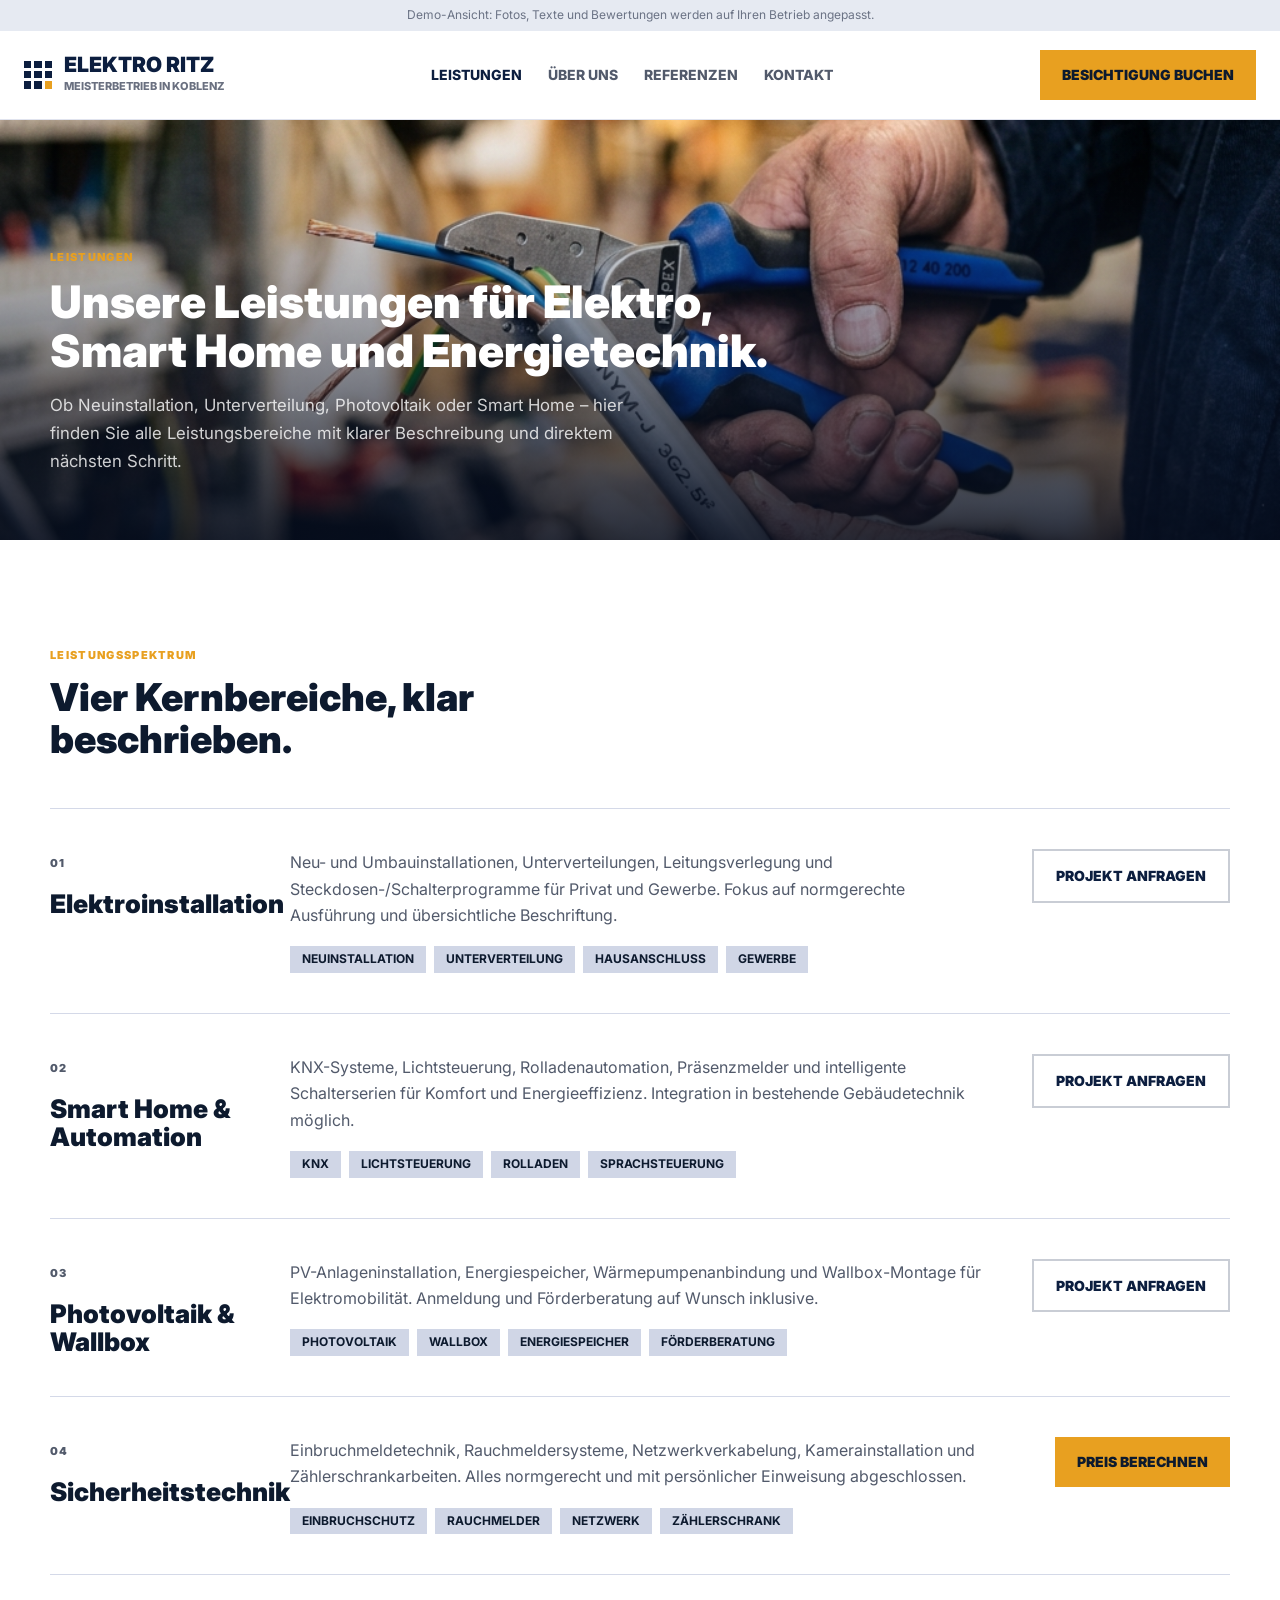
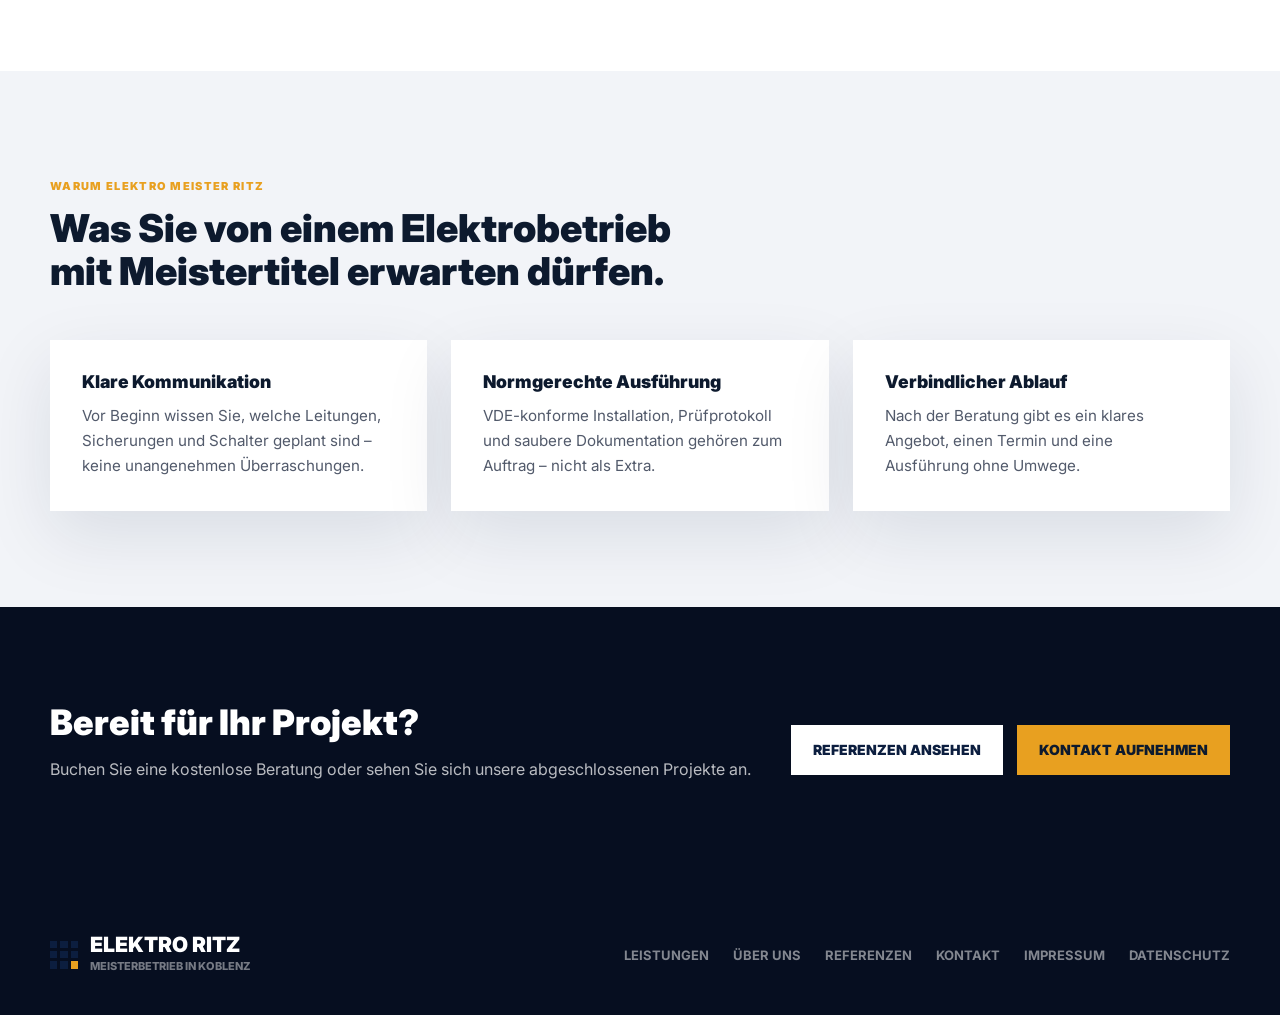
<file: leistungen.html>
<!DOCTYPE html>
<html lang="de">
<head>
  <meta charset="utf-8">
  <meta name="viewport" content="width=device-width, initial-scale=1.0">
  <meta name="description" content="Leistungen von Elektro Meister Ritz in Koblenz: Elektroinstallation, Smart Home, Photovoltaik, Wallbox, Sicherheitstechnik und Hausanschl&uuml;sse.">
  <meta name="robots" content="noindex, nofollow">
  <title>Leistungen | Elektro Meister Ritz Koblenz</title>
  <script id="Cookiebot" src="https://consent.cookiebot.com/uc.js" data-cbid="DEMO-CBID-PLACEHOLDER" data-blockingmode="auto" type="text/javascript"></script>
  <link rel="icon" type="image/svg+xml" href="favicon.svg">
  <link rel="preconnect" href="https://fonts.googleapis.com">
  <link rel="preconnect" href="https://fonts.gstatic.com" crossorigin>
  <link href="https://fonts.googleapis.com/css2?family=Inter:wght@400;600;800;900&family=Material+Symbols+Outlined:wght,FILL@100..700,0..1&display=swap" rel="stylesheet">
  <link rel="stylesheet" href="style.css">
</head>
<body>
  <header class="site-header">
    <div class="demo-notice">Demo-Ansicht: Fotos, Texte und Bewertungen werden auf Ihren Betrieb angepasst.</div>
    <nav class="nav" aria-label="Hauptnavigation">
      <a class="brand" href="index.html" aria-label="Elektro Meister Ritz Startseite">
        <span class="brand-mark" aria-hidden="true"><span></span><span></span><span></span><span></span><span></span><span></span><span></span><span></span><span></span></span>
        <span><span class="brand-title">Elektro Ritz</span><span class="brand-subtitle">Meisterbetrieb in Koblenz</span></span>
      </a>
      <div class="nav-links">
        <a href="leistungen.html" aria-current="page">Leistungen</a>
        <a href="ueber-uns.html">&Uuml;ber uns</a>
        <a href="referenzen.html">Referenzen</a>
        <a href="kontakt.html">Kontakt</a>
      </div>
      <div class="nav-actions">
        <a class="button button-red" href="https://calendly.com/elektro-ritz-koblenz/beratung" target="_blank" rel="noopener noreferrer">Besichtigung buchen</a>
      </div>
      <button class="nav-toggle" id="nav-toggle" type="button" aria-controls="mobile-menu" aria-expanded="false" aria-label="Men&uuml; &ouml;ffnen">
        <span class="material-symbols-outlined" aria-hidden="true">menu</span>
        <span class="material-symbols-outlined" aria-hidden="true">close</span>
      </button>
    </nav>
    <div class="mobile-menu" id="mobile-menu">
      <a href="leistungen.html" aria-current="page">Leistungen</a>
      <a href="ueber-uns.html">&Uuml;ber uns</a>
      <a href="referenzen.html">Referenzen</a>
      <a href="kontakt.html">Kontakt</a>
      <a class="button button-red" href="https://calendly.com/elektro-ritz-koblenz/beratung" target="_blank" rel="noopener noreferrer">Besichtigung buchen</a>
    </div>
  </header>

  <main class="page-main">
    <section class="page-hero">
      <img src="images/hero/hero-8.jpg" alt="Elektroinstallation im modernen Neubau">
      <div class="container page-hero-inner">
        <p class="eyebrow">Leistungen</p>
        <h1>Unsere Leistungen f&uuml;r Elektro, Smart Home und Energietechnik.</h1>
        <p class="page-hero-lead">Ob Neuinstallation, Unterverteilung, Photovoltaik oder Smart Home &ndash; hier finden Sie alle Leistungsbereiche mit klarer Beschreibung und direktem n&auml;chsten Schritt.</p>
      </div>
    </section>

    <section class="section section-white">
      <div class="container">
        <div class="section-head">
          <p class="eyebrow">Leistungsspektrum</p>
          <h2>Vier Kernbereiche, klar beschrieben.</h2>
        </div>

        <article class="service-band">
          <div><p class="eyebrow">01</p><h2>Elektroinstallation</h2></div>
          <div>
            <p>Neu- und Umbauinstallationen, Unterverteilungen, Leitungsverlegung und Steckdosen-/Schalterprogramme f&uuml;r Privat und Gewerbe. Fokus auf normgerechte Ausf&uuml;hrung und &uuml;bersichtliche Beschriftung.</p>
            <div class="tag-list">
              <span class="tag">Neuinstallation</span>
              <span class="tag">Unterverteilung</span>
              <span class="tag">Hausanschluss</span>
              <span class="tag">Gewerbe</span>
            </div>
          </div>
          <div><a class="button button-outline" href="kontakt.html">Projekt anfragen</a></div>
        </article>

        <article class="service-band">
          <div><p class="eyebrow">02</p><h2>Smart Home &amp; Automation</h2></div>
          <div>
            <p>KNX-Systeme, Lichtsteuerung, Rolladenautomation, Pr&auml;senzmelder und intelligente Schalterserien f&uuml;r Komfort und Energieeffizienz. Integration in bestehende Geb&auml;udetechnik m&ouml;glich.</p>
            <div class="tag-list">
              <span class="tag">KNX</span>
              <span class="tag">Lichtsteuerung</span>
              <span class="tag">Rolladen</span>
              <span class="tag">Sprachsteuerung</span>
            </div>
          </div>
          <div><a class="button button-outline" href="kontakt.html">Projekt anfragen</a></div>
        </article>

        <article class="service-band">
          <div><p class="eyebrow">03</p><h2>Photovoltaik &amp; Wallbox</h2></div>
          <div>
            <p>PV-Anlageninstallation, Energiespeicher, W&auml;rmepumpenanbindung und Wallbox-Montage f&uuml;r Elektromobilit&auml;t. Anmeldung und F&ouml;rderberatung auf Wunsch inklusive.</p>
            <div class="tag-list">
              <span class="tag">Photovoltaik</span>
              <span class="tag">Wallbox</span>
              <span class="tag">Energiespeicher</span>
              <span class="tag">F&ouml;rderberatung</span>
            </div>
          </div>
          <div><a class="button button-outline" href="kontakt.html">Projekt anfragen</a></div>
        </article>

        <article class="service-band">
          <div><p class="eyebrow">04</p><h2>Sicherheitstechnik</h2></div>
          <div>
            <p>Einbruchmeldetechnik, Rauchmeldersysteme, Netzwerkverkabelung, Kamerainstallation und Zählerschrankarbeiten. Alles normgerecht und mit pers&ouml;nlicher Einweisung abgeschlossen.</p>
            <div class="tag-list">
              <span class="tag">Einbruchschutz</span>
              <span class="tag">Rauchmelder</span>
              <span class="tag">Netzwerk</span>
              <span class="tag">Z&auml;hlerschrank</span>
            </div>
          </div>
          <div><a class="button button-red" href="index.html#kostenrechner">Preis berechnen</a></div>
        </article>
      </div>
    </section>

    <section class="section section-soft">
      <div class="container">
        <div class="section-head">
          <p class="eyebrow">Warum Elektro Meister Ritz</p>
          <h2>Was Sie von einem Elektrobetrieb mit Meistertitel erwarten d&uuml;rfen.</h2>
        </div>
        <div class="grid-3">
          <article class="card">
            <h3>Klare Kommunikation</h3>
            <p>Vor Beginn wissen Sie, welche Leitungen, Sicherungen und Schalter geplant sind &ndash; keine unangenehmen &Uuml;berraschungen.</p>
          </article>
          <article class="card">
            <h3>Normgerechte Ausf&uuml;hrung</h3>
            <p>VDE-konforme Installation, Pr&uuml;fprotokoll und saubere Dokumentation geh&ouml;ren zum Auftrag &ndash; nicht als Extra.</p>
          </article>
          <article class="card">
            <h3>Verbindlicher Ablauf</h3>
            <p>Nach der Beratung gibt es ein klares Angebot, einen Termin und eine Ausf&uuml;hrung ohne Umwege.</p>
          </article>
        </div>
      </div>
    </section>

    <section class="section section-dark">
      <div class="container cta-band">
        <div>
          <h2>Bereit f&uuml;r Ihr Projekt?</h2>
          <p>Buchen Sie eine kostenlose Beratung oder sehen Sie sich unsere abgeschlossenen Projekte an.</p>
        </div>
        <div class="cta-actions">
          <a class="button button-light" href="referenzen.html">Referenzen ansehen</a>
          <a class="button button-red" href="kontakt.html">Kontakt aufnehmen</a>
        </div>
      </div>
    </section>
  </main>

  <footer class="site-footer">
    <div class="container footer-inner">
      <a class="brand" href="index.html">
        <span class="brand-mark" aria-hidden="true"><span></span><span></span><span></span><span></span><span></span><span></span><span></span><span></span><span></span></span>
        <span><span class="brand-title" style="color:#fff;">Elektro Ritz</span><span class="brand-subtitle" style="color:rgba(255,255,255,0.45);">Meisterbetrieb in Koblenz</span></span>
      </a>
      <div class="footer-links">
        <a href="leistungen.html">Leistungen</a>
        <a href="ueber-uns.html">&Uuml;ber uns</a>
        <a href="referenzen.html">Referenzen</a>
        <a href="kontakt.html">Kontakt</a>
        <a href="impressum.html">Impressum</a>
        <a href="datenschutz.html">Datenschutz</a>
      </div>
    </div>
  </footer>

  <script src="site.js"></script>
</body>
</html>
</file>
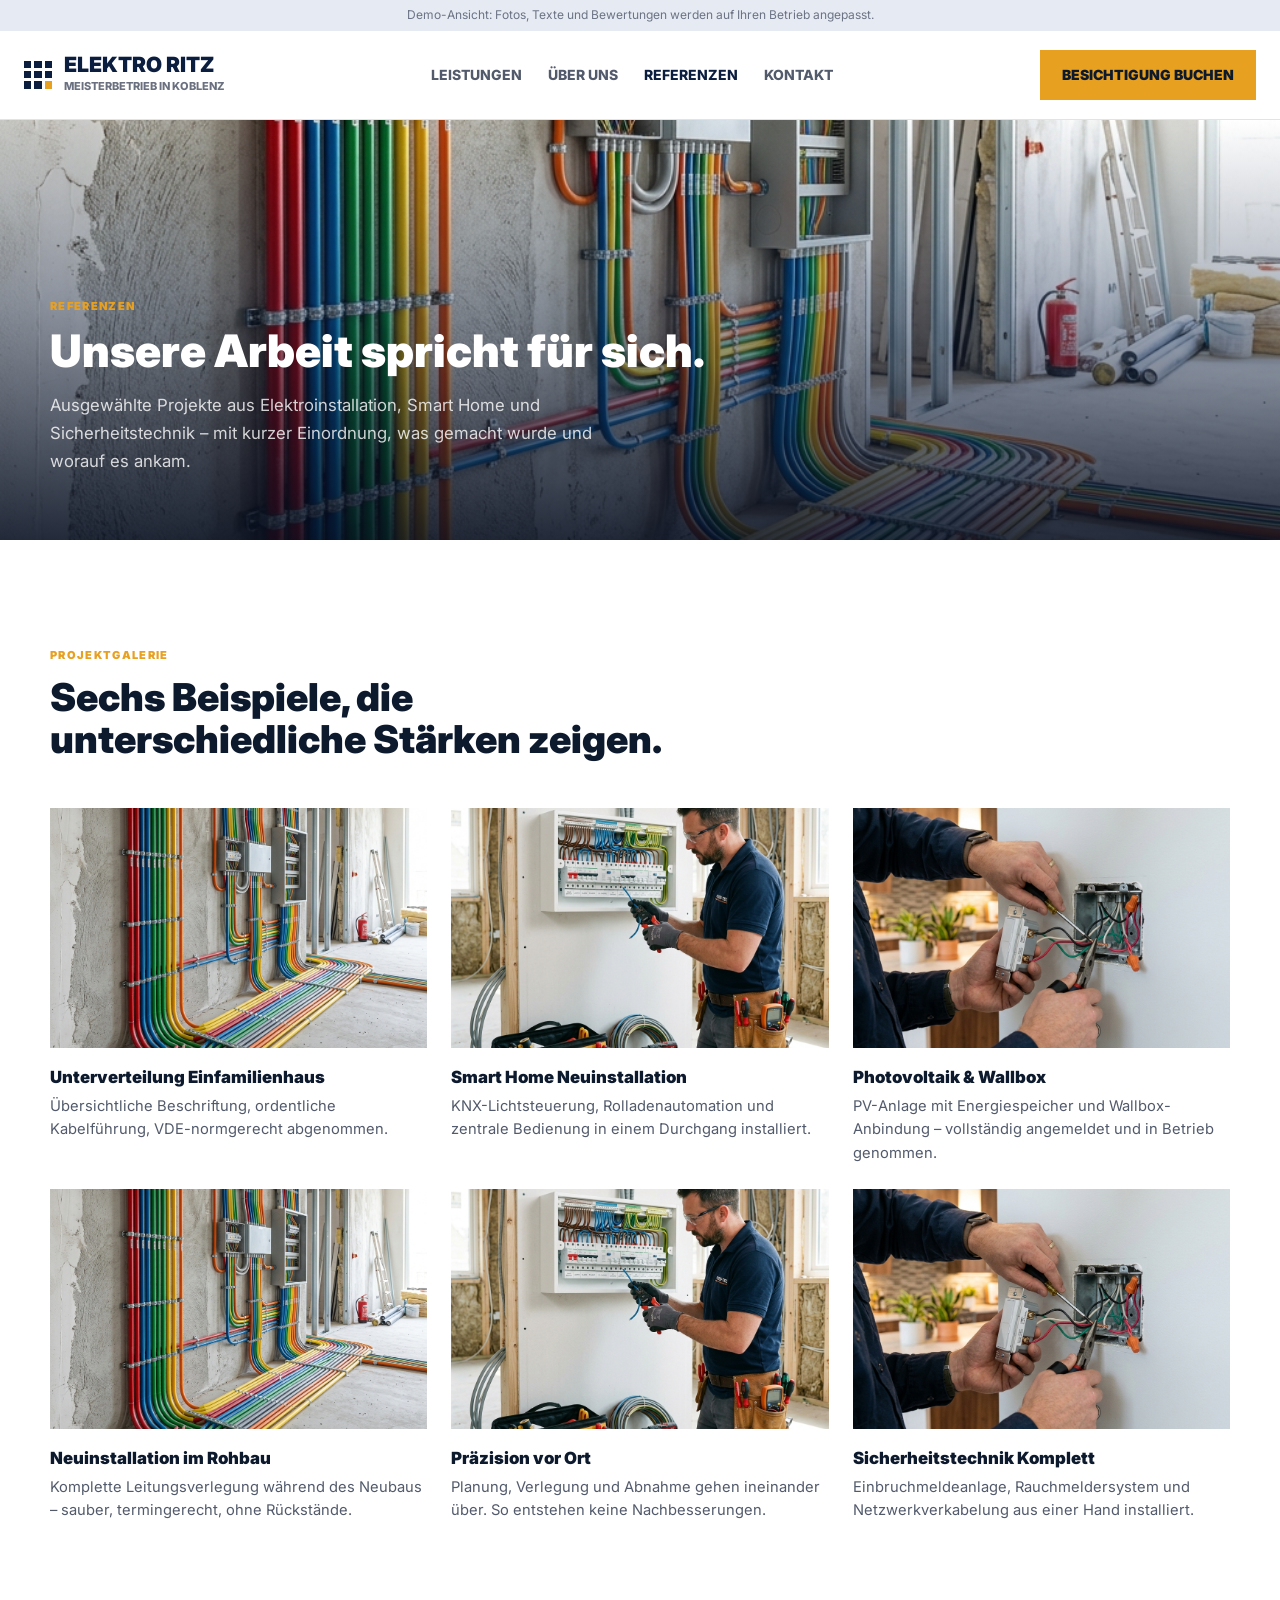
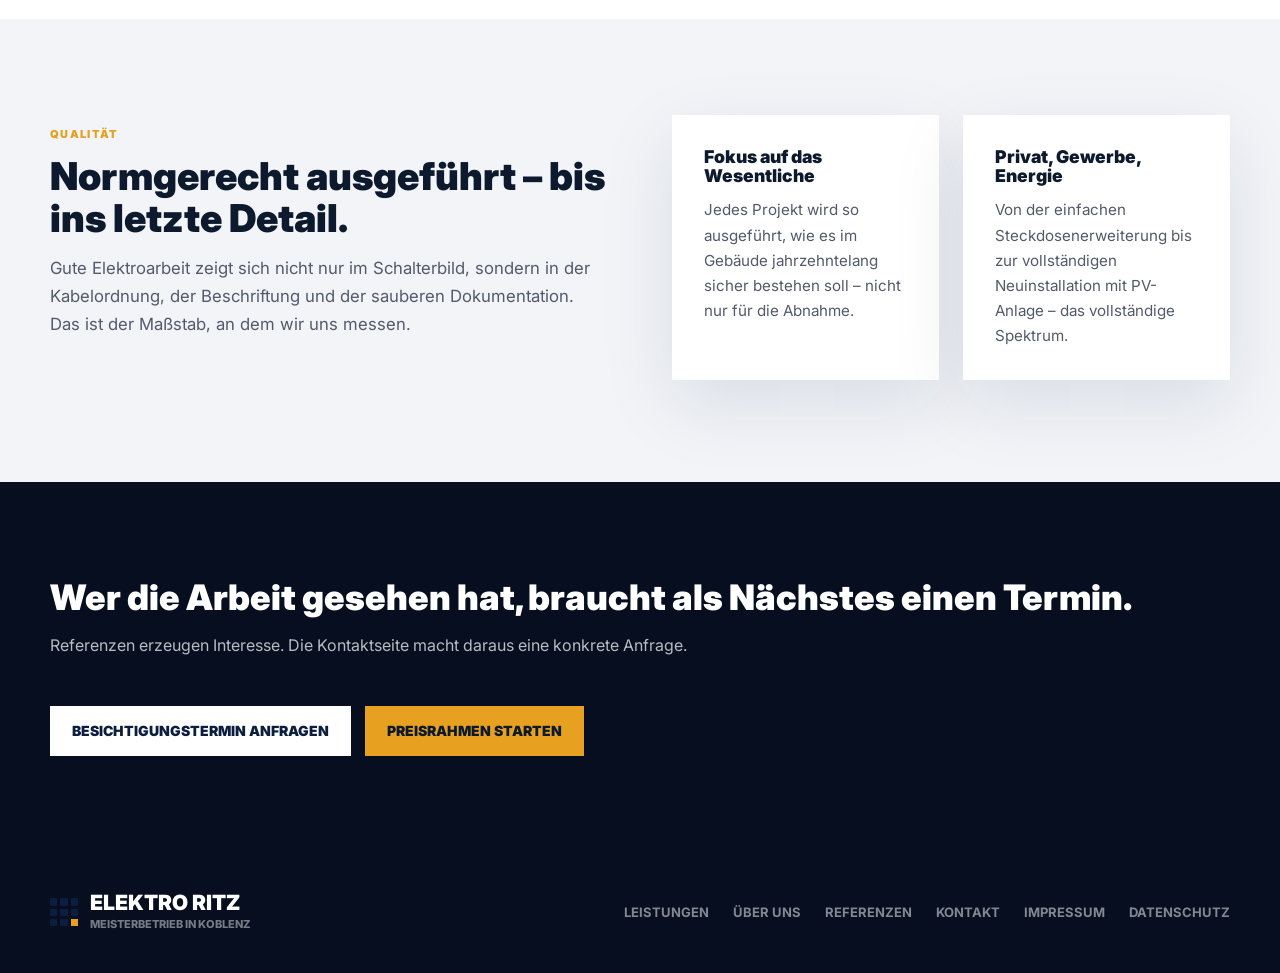
<file: referenzen.html>
<!DOCTYPE html>
<html lang="de">
<head>
  <meta charset="utf-8">
  <meta name="viewport" content="width=device-width, initial-scale=1.0">
  <meta name="description" content="Referenzen von Elektro Meister Ritz in Koblenz: ausgew&auml;hlte Projekte aus Elektroinstallation, Smart Home und Sicherheitstechnik mit kurzer Einordnung.">
  <meta name="robots" content="noindex, nofollow">
  <title>Referenzen | Elektro Meister Ritz Koblenz</title>
  <script id="Cookiebot" src="https://consent.cookiebot.com/uc.js" data-cbid="DEMO-CBID-PLACEHOLDER" data-blockingmode="auto" type="text/javascript"></script>
  <link rel="icon" type="image/svg+xml" href="favicon.svg">
  <link rel="preconnect" href="https://fonts.googleapis.com">
  <link rel="preconnect" href="https://fonts.gstatic.com" crossorigin>
  <link href="https://fonts.googleapis.com/css2?family=Inter:wght@400;600;800;900&family=Material+Symbols+Outlined:wght,FILL@100..700,0..1&display=swap" rel="stylesheet">
  <link rel="stylesheet" href="style.css">
</head>
<body>
  <header class="site-header">
    <div class="demo-notice">Demo-Ansicht: Fotos, Texte und Bewertungen werden auf Ihren Betrieb angepasst.</div>
    <nav class="nav" aria-label="Hauptnavigation">
      <a class="brand" href="index.html" aria-label="Elektro Meister Ritz Startseite">
        <span class="brand-mark" aria-hidden="true"><span></span><span></span><span></span><span></span><span></span><span></span><span></span><span></span><span></span></span>
        <span><span class="brand-title">Elektro Ritz</span><span class="brand-subtitle">Meisterbetrieb in Koblenz</span></span>
      </a>
      <div class="nav-links">
        <a href="leistungen.html">Leistungen</a>
        <a href="ueber-uns.html">&Uuml;ber uns</a>
        <a href="referenzen.html" aria-current="page">Referenzen</a>
        <a href="kontakt.html">Kontakt</a>
      </div>
      <div class="nav-actions">
        <a class="button button-red" href="https://calendly.com/elektro-ritz-koblenz/beratung" target="_blank" rel="noopener noreferrer">Besichtigung buchen</a>
      </div>
      <button class="nav-toggle" id="nav-toggle" type="button" aria-controls="mobile-menu" aria-expanded="false" aria-label="Men&uuml; &ouml;ffnen">
        <span class="material-symbols-outlined" aria-hidden="true">menu</span>
        <span class="material-symbols-outlined" aria-hidden="true">close</span>
      </button>
    </nav>
    <div class="mobile-menu" id="mobile-menu">
      <a href="leistungen.html">Leistungen</a>
      <a href="ueber-uns.html">&Uuml;ber uns</a>
      <a href="referenzen.html" aria-current="page">Referenzen</a>
      <a href="kontakt.html">Kontakt</a>
      <a class="button button-red" href="https://calendly.com/elektro-ritz-koblenz/beratung" target="_blank" rel="noopener noreferrer">Besichtigung buchen</a>
    </div>
  </header>

  <main class="page-main">
    <section class="page-hero">
      <img src="images/portfolio/project-1.jpg" alt="Sauber installierte Unterverteilung in einem Einfamilienhaus">
      <div class="container page-hero-inner">
        <p class="eyebrow">Referenzen</p>
        <h1>Unsere Arbeit spricht f&uuml;r sich.</h1>
        <p class="page-hero-lead">Ausgew&auml;hlte Projekte aus Elektroinstallation, Smart Home und Sicherheitstechnik &ndash; mit kurzer Einordnung, was gemacht wurde und worauf es ankam.</p>
      </div>
    </section>

    <section class="section section-white">
      <div class="container">
        <div class="section-head">
          <p class="eyebrow">Projektgalerie</p>
          <h2>Sechs Beispiele, die unterschiedliche St&auml;rken zeigen.</h2>
        </div>
        <div class="gallery-grid">
          <article class="project-card">
            <img src="images/portfolio/project-1.jpg" alt="Moderne Unterverteilung mit &uuml;bersichtlicher Belegung">
            <div class="project-card-body">
              <h3>Unterverteilung Einfamilienhaus</h3>
              <p>&Uuml;bersichtliche Beschriftung, ordentliche Kabelf&uuml;hrung, VDE-normgerecht abgenommen.</p>
            </div>
          </article>
          <article class="project-card">
            <img src="images/portfolio/project-2.jpg" alt="Smart Home Steuerung im Wohnzimmer">
            <div class="project-card-body">
              <h3>Smart Home Neuinstallation</h3>
              <p>KNX-Lichtsteuerung, Rolladenautomation und zentrale Bedienung in einem Durchgang installiert.</p>
            </div>
          </article>
          <article class="project-card">
            <img src="images/portfolio/project-3.jpg" alt="PV-Anlage auf dem Hausdach">
            <div class="project-card-body">
              <h3>Photovoltaik &amp; Wallbox</h3>
              <p>PV-Anlage mit Energiespeicher und Wallbox-Anbindung &ndash; vollst&auml;ndig angemeldet und in Betrieb genommen.</p>
            </div>
          </article>
          <article class="project-card">
            <img src="images/portfolio/project-4.jpg" alt="Leitungsverlegung im Rohbau">
            <div class="project-card-body">
              <h3>Neuinstallation im Rohbau</h3>
              <p>Komplette Leitungsverlegung w&auml;hrend des Neubaus &ndash; sauber, termingerecht, ohne R&uuml;ckst&auml;nde.</p>
            </div>
          </article>
          <article class="project-card">
            <img src="images/portfolio/project-5.jpg" alt="Elektriker bei der Arbeit an einer Unterverteilung">
            <div class="project-card-body">
              <h3>Pr&auml;zision vor Ort</h3>
              <p>Planung, Verlegung und Abnahme gehen ineinander &uuml;ber. So entstehen keine Nachbesserungen.</p>
            </div>
          </article>
          <article class="project-card">
            <img src="images/portfolio/project-6.jpg" alt="Sicherheitstechnik und Einbruchschutz">
            <div class="project-card-body">
              <h3>Sicherheitstechnik Komplett</h3>
              <p>Einbruchmeldeanlage, Rauchmeldersystem und Netzwerkverkabelung aus einer Hand installiert.</p>
            </div>
          </article>
        </div>
      </div>
    </section>

    <section class="section section-soft">
      <div class="container split">
        <div class="section-head">
          <p class="eyebrow">Qualit&auml;t</p>
          <h2>Normgerecht ausgef&uuml;hrt &ndash; bis ins letzte Detail.</h2>
          <p>Gute Elektroarbeit zeigt sich nicht nur im Schalterbild, sondern in der Kabelordnung, der Beschriftung und der sauberen Dokumentation. Das ist der Ma&szlig;stab, an dem wir uns messen.</p>
        </div>
        <div class="grid-2">
          <article class="card">
            <h3>Fokus auf das Wesentliche</h3>
            <p>Jedes Projekt wird so ausgef&uuml;hrt, wie es im Geb&auml;ude jahrzehntelang sicher bestehen soll &ndash; nicht nur f&uuml;r die Abnahme.</p>
          </article>
          <article class="card">
            <h3>Privat, Gewerbe, Energie</h3>
            <p>Von der einfachen Steckdosenerweiterung bis zur vollst&auml;ndigen Neuinstallation mit PV-Anlage &ndash; das vollst&auml;ndige Spektrum.</p>
          </article>
        </div>
      </div>
    </section>

    <section class="section section-dark">
      <div class="container cta-band">
        <div>
          <h2>Wer die Arbeit gesehen hat, braucht als N&auml;chstes einen Termin.</h2>
          <p>Referenzen erzeugen Interesse. Die Kontaktseite macht daraus eine konkrete Anfrage.</p>
        </div>
        <div class="cta-actions">
          <a class="button button-light" href="https://calendly.com/elektro-ritz-koblenz/beratung" target="_blank" rel="noopener noreferrer">Besichtigungstermin anfragen</a>
          <a class="button button-red" href="index.html#kostenrechner">Preisrahmen starten</a>
        </div>
      </div>
    </section>
  </main>

  <footer class="site-footer">
    <div class="container footer-inner">
      <a class="brand" href="index.html">
        <span class="brand-mark" aria-hidden="true"><span></span><span></span><span></span><span></span><span></span><span></span><span></span><span></span><span></span></span>
        <span><span class="brand-title" style="color:#fff;">Elektro Ritz</span><span class="brand-subtitle" style="color:rgba(255,255,255,0.45);">Meisterbetrieb in Koblenz</span></span>
      </a>
      <div class="footer-links">
        <a href="leistungen.html">Leistungen</a>
        <a href="ueber-uns.html">&Uuml;ber uns</a>
        <a href="referenzen.html">Referenzen</a>
        <a href="kontakt.html">Kontakt</a>
        <a href="impressum.html">Impressum</a>
        <a href="datenschutz.html">Datenschutz</a>
      </div>
    </div>
  </footer>

  <script src="site.js"></script>
</body>
</html>
</file>
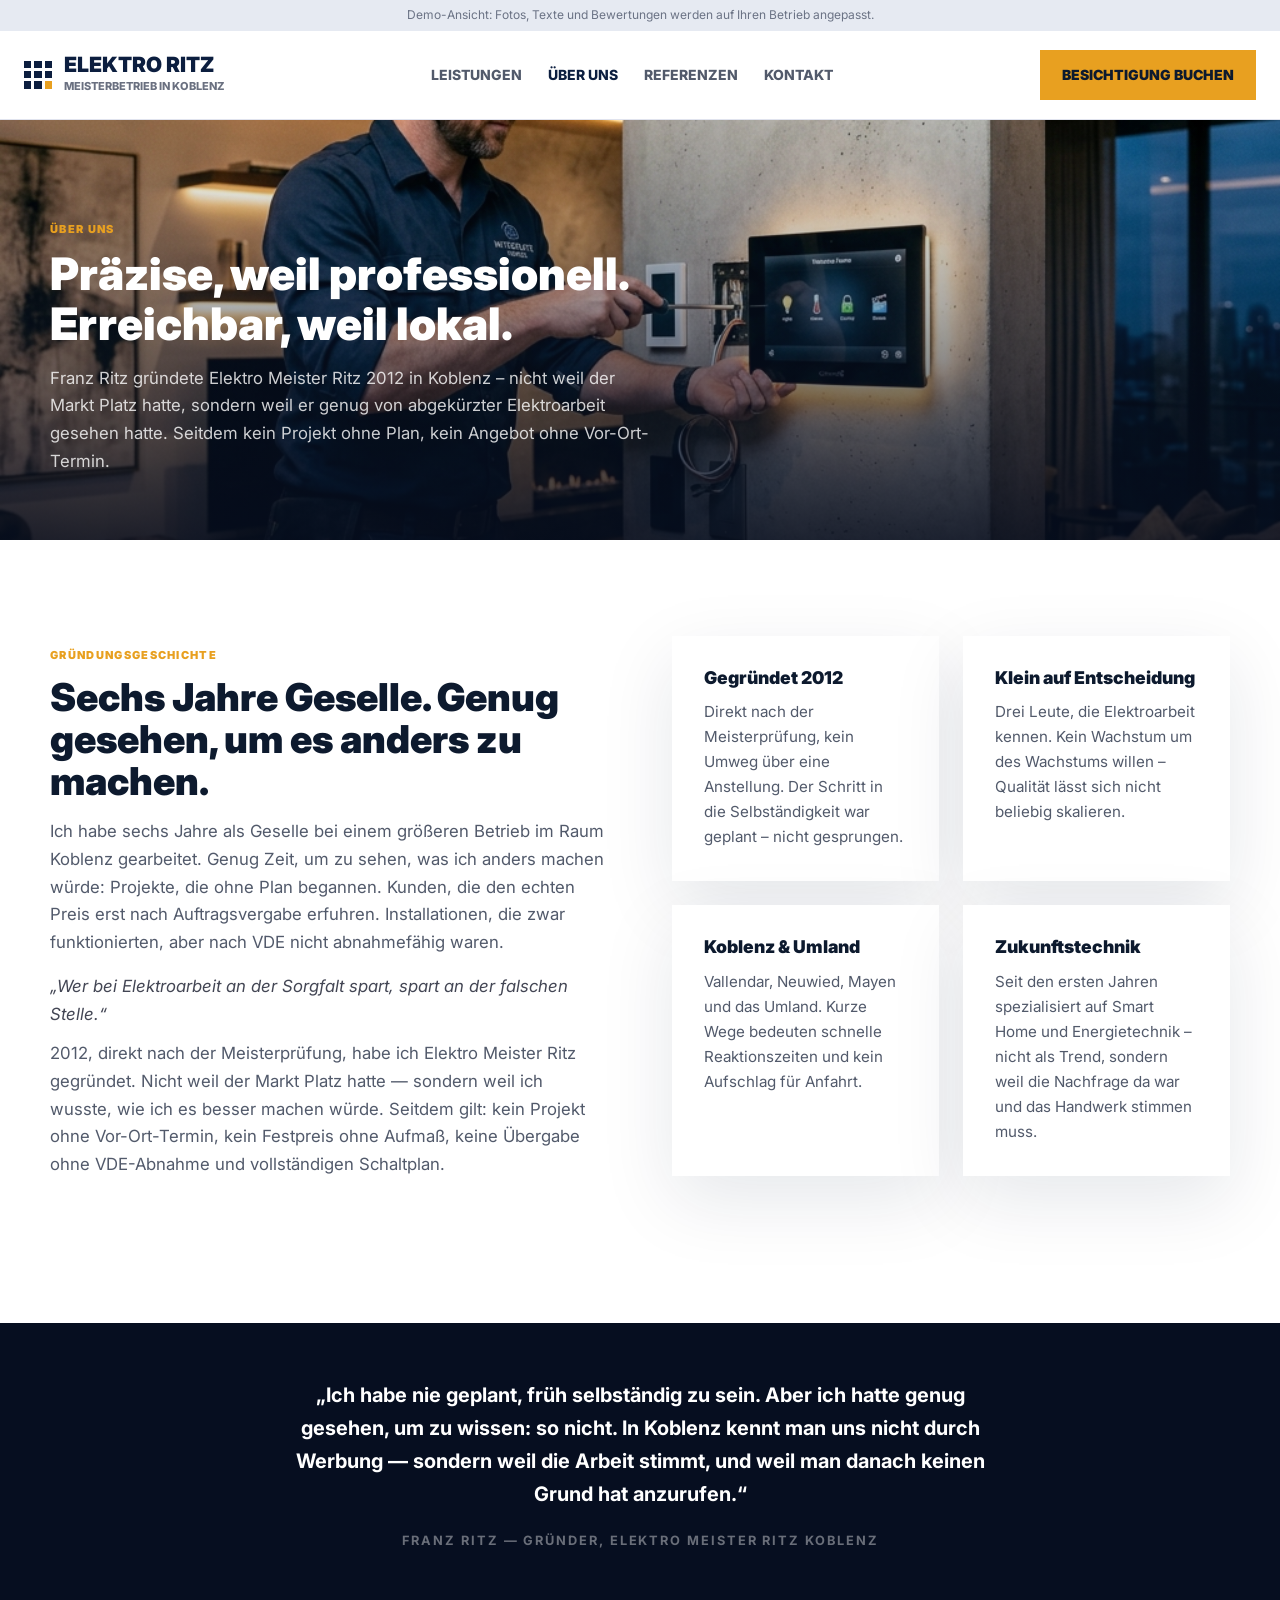
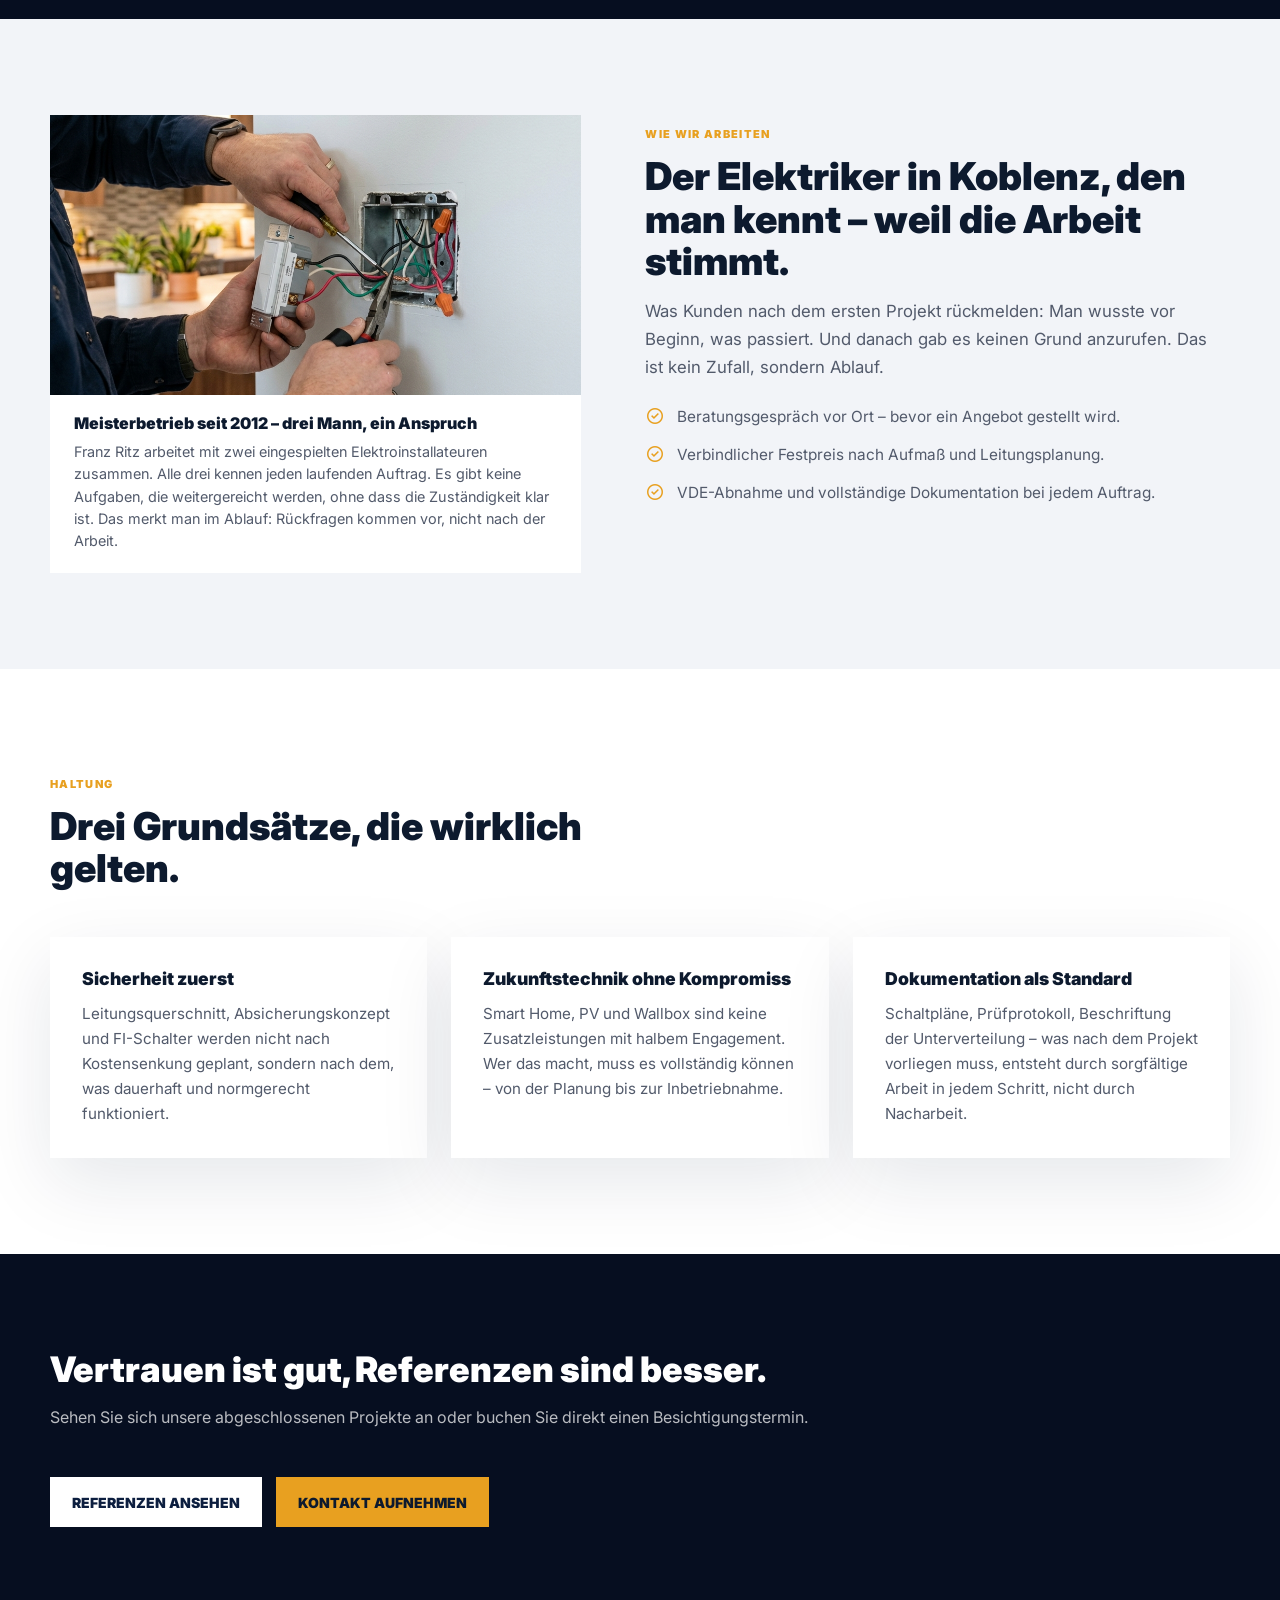
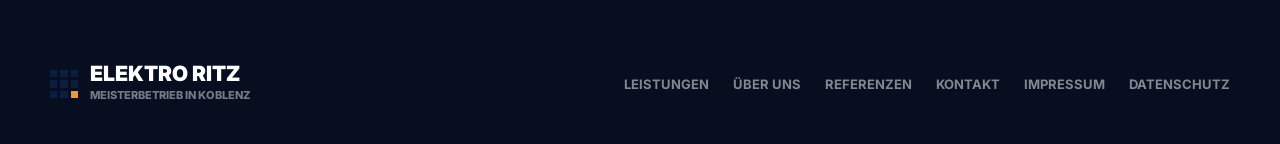
<file: ueber-uns.html>
<!DOCTYPE html>
<html lang="de">
<head>
  <meta charset="utf-8">
  <meta name="viewport" content="width=device-width, initial-scale=1.0">
  <meta name="description" content="&Uuml;ber Elektro Meister Ritz: Meisterbetrieb aus Koblenz mit klarer Arbeitsweise, verbindlicher Kommunikation und normgerechter Elektroausf&uuml;hrung.">
  <meta name="robots" content="noindex, nofollow">
  <title>&Uuml;ber uns | Elektro Meister Ritz Koblenz</title>
  <script id="Cookiebot" src="https://consent.cookiebot.com/uc.js" data-cbid="DEMO-CBID-PLACEHOLDER" data-blockingmode="auto" type="text/javascript"></script>
  <link rel="icon" type="image/svg+xml" href="favicon.svg">
  <link rel="preconnect" href="https://fonts.googleapis.com">
  <link rel="preconnect" href="https://fonts.gstatic.com" crossorigin>
  <link href="https://fonts.googleapis.com/css2?family=Inter:wght@400;600;800;900&family=Material+Symbols+Outlined:wght,FILL@100..700,0..1&display=swap" rel="stylesheet">
  <link rel="stylesheet" href="style.css">
</head>
<body>
  <header class="site-header">
    <div class="demo-notice">Demo-Ansicht: Fotos, Texte und Bewertungen werden auf Ihren Betrieb angepasst.</div>
    <nav class="nav" aria-label="Hauptnavigation">
      <a class="brand" href="index.html" aria-label="Elektro Meister Ritz Startseite">
        <span class="brand-mark" aria-hidden="true"><span></span><span></span><span></span><span></span><span></span><span></span><span></span><span></span><span></span></span>
        <span><span class="brand-title">Elektro Ritz</span><span class="brand-subtitle">Meisterbetrieb in Koblenz</span></span>
      </a>
      <div class="nav-links">
        <a href="leistungen.html">Leistungen</a>
        <a href="ueber-uns.html" aria-current="page">&Uuml;ber uns</a>
        <a href="referenzen.html">Referenzen</a>
        <a href="kontakt.html">Kontakt</a>
      </div>
      <div class="nav-actions">
        <a class="button button-red" href="https://calendly.com/elektro-ritz-koblenz/beratung" target="_blank" rel="noopener noreferrer">Besichtigung buchen</a>
      </div>
      <button class="nav-toggle" id="nav-toggle" type="button" aria-controls="mobile-menu" aria-expanded="false" aria-label="Men&uuml; &ouml;ffnen">
        <span class="material-symbols-outlined" aria-hidden="true">menu</span>
        <span class="material-symbols-outlined" aria-hidden="true">close</span>
      </button>
    </nav>
    <div class="mobile-menu" id="mobile-menu">
      <a href="leistungen.html">Leistungen</a>
      <a href="ueber-uns.html" aria-current="page">&Uuml;ber uns</a>
      <a href="referenzen.html">Referenzen</a>
      <a href="kontakt.html">Kontakt</a>
      <a class="button button-red" href="https://calendly.com/elektro-ritz-koblenz/beratung" target="_blank" rel="noopener noreferrer">Besichtigung buchen</a>
    </div>
  </header>

  <main class="page-main">
    <section class="page-hero">
      <img src="images/hero/hero-6.jpg" alt="Franz Ritz bei der Arbeit an einer modernen Unterverteilung">
      <div class="container page-hero-inner">
        <p class="eyebrow">&Uuml;ber uns</p>
        <h1>Pr&auml;zise, weil professionell. Erreichbar, weil lokal.</h1>
        <p class="page-hero-lead">Franz Ritz gr&uuml;ndete Elektro Meister Ritz 2012 in Koblenz &ndash; nicht weil der Markt Platz hatte, sondern weil er genug von abgek&uuml;rzter Elektroarbeit gesehen hatte. Seitdem kein Projekt ohne Plan, kein Angebot ohne Vor-Ort-Termin.</p>
      </div>
    </section>

    <section class="section section-white">
      <div class="container split">
        <div class="section-head">
          <p class="eyebrow">Gr&uuml;ndungsgeschichte</p>
          <h2>Sechs Jahre Geselle. Genug gesehen, um es anders zu machen.</h2>
          <p>Ich habe sechs Jahre als Geselle bei einem gr&ouml;&szlig;eren Betrieb im Raum Koblenz gearbeitet. Genug Zeit, um zu sehen, was ich anders machen w&uuml;rde: Projekte, die ohne Plan begannen. Kunden, die den echten Preis erst nach Auftragsvergabe erfuhren. Installationen, die zwar funktionierten, aber nach VDE nicht abnahmef&auml;hig waren.</p>
          <p style="margin-top: 1rem; font-style: italic; color: #434654;">&bdquo;Wer bei Elektroarbeit an der Sorgfalt spart, spart an der falschen Stelle.&ldquo;</p>
          <p style="margin-top: 0.75rem;">2012, direkt nach der Meisterpr&uuml;fung, habe ich Elektro Meister Ritz gegr&uuml;ndet. Nicht weil der Markt Platz hatte &mdash; sondern weil ich wusste, wie ich es besser machen w&uuml;rde. Seitdem gilt: kein Projekt ohne Vor-Ort-Termin, kein Festpreis ohne Aufma&szlig;, keine &Uuml;bergabe ohne VDE-Abnahme und vollst&auml;ndigen Schaltplan.</p>
        </div>
        <div class="grid-2">
          <article class="card">
            <h3>Gegr&uuml;ndet 2012</h3>
            <p>Direkt nach der Meisterpr&uuml;fung, kein Umweg &uuml;ber eine Anstellung. Der Schritt in die Selbst&auml;ndigkeit war geplant &ndash; nicht gesprungen.</p>
          </article>
          <article class="card">
            <h3>Klein auf Entscheidung</h3>
            <p>Drei Leute, die Elektroarbeit kennen. Kein Wachstum um des Wachstums willen &ndash; Qualit&auml;t l&auml;sst sich nicht beliebig skalieren.</p>
          </article>
          <article class="card">
            <h3>Koblenz &amp; Umland</h3>
            <p>Vallendar, Neuwied, Mayen und das Umland. Kurze Wege bedeuten schnelle Reaktionszeiten und kein Aufschlag f&uuml;r Anfahrt.</p>
          </article>
          <article class="card">
            <h3>Zukunftstechnik</h3>
            <p>Seit den ersten Jahren spezialisiert auf Smart Home und Energietechnik &ndash; nicht als Trend, sondern weil die Nachfrage da war und das Handwerk stimmen muss.</p>
          </article>
        </div>
      </div>
    </section>

    <section class="section section-dark" style="padding: 3.5rem 0;">
      <div class="container" style="max-width: 700px; text-align: center;">
        <blockquote style="font-size: 1.25rem; font-weight: 700; color: #fff; line-height: 1.65; margin: 0 0 1.25rem; font-style: normal; border: none; padding: 0;">
          &bdquo;Ich habe nie geplant, fr&uuml;h selbst&auml;ndig zu sein. Aber ich hatte genug gesehen, um zu wissen: so nicht. In Koblenz kennt man uns nicht durch Werbung &mdash; sondern weil die Arbeit stimmt, und weil man danach keinen Grund hat anzurufen.&ldquo;
        </blockquote>
        <p style="font-size: 0.8rem; font-weight: 700; letter-spacing: 0.15em; text-transform: uppercase; color: rgba(255,255,255,0.4);">Franz Ritz &mdash; Gr&uuml;nder, Elektro Meister Ritz Koblenz</p>
      </div>
    </section>

    <section class="section section-soft">
      <div class="container split split-wide">
        <article class="media-card">
          <img src="images/portfolio/project-3.jpg" alt="Saubere Leitungsverlegung im Rohbau durch Elektro Meister Ritz">
          <div class="media-card-body">
            <h3>Meisterbetrieb seit 2012 &ndash; drei Mann, ein Anspruch</h3>
            <p>Franz Ritz arbeitet mit zwei eingespielten Elektroinstallateuren zusammen. Alle drei kennen jeden laufenden Auftrag. Es gibt keine Aufgaben, die weitergereicht werden, ohne dass die Zust&auml;ndigkeit klar ist. Das merkt man im Ablauf: R&uuml;ckfragen kommen vor, nicht nach der Arbeit.</p>
          </div>
        </article>
        <div class="section-head">
          <p class="eyebrow">Wie wir arbeiten</p>
          <h2>Der Elektriker in Koblenz, den man kennt &ndash; weil die Arbeit stimmt.</h2>
          <p>Was Kunden nach dem ersten Projekt r&uuml;ckmelden: Man wusste vor Beginn, was passiert. Und danach gab es keinen Grund anzurufen. Das ist kein Zufall, sondern Ablauf.</p>
          <ul class="check-list">
            <li><span class="material-symbols-outlined" aria-hidden="true">check_circle</span><span>Beratungsgespr&auml;ch vor Ort &ndash; bevor ein Angebot gestellt wird.</span></li>
            <li><span class="material-symbols-outlined" aria-hidden="true">check_circle</span><span>Verbindlicher Festpreis nach Aufma&szlig; und Leitungsplanung.</span></li>
            <li><span class="material-symbols-outlined" aria-hidden="true">check_circle</span><span>VDE-Abnahme und vollst&auml;ndige Dokumentation bei jedem Auftrag.</span></li>
          </ul>
        </div>
      </div>
    </section>

    <section class="section section-white">
      <div class="container">
        <div class="section-head">
          <p class="eyebrow">Haltung</p>
          <h2>Drei Grunds&auml;tze, die wirklich gelten.</h2>
        </div>
        <div class="grid-3">
          <article class="card">
            <h3>Sicherheit zuerst</h3>
            <p>Leitungsquerschnitt, Absicherungskonzept und FI-Schalter werden nicht nach Kostensenkung geplant, sondern nach dem, was dauerhaft und normgerecht funktioniert.</p>
          </article>
          <article class="card">
            <h3>Zukunftstechnik ohne Kompromiss</h3>
            <p>Smart Home, PV und Wallbox sind keine Zusatzleistungen mit halbem Engagement. Wer das macht, muss es vollst&auml;ndig k&ouml;nnen &ndash; von der Planung bis zur Inbetriebnahme.</p>
          </article>
          <article class="card">
            <h3>Dokumentation als Standard</h3>
            <p>Schaltpl&auml;ne, Pr&uuml;fprotokoll, Beschriftung der Unterverteilung &ndash; was nach dem Projekt vorliegen muss, entsteht durch sorgf&auml;ltige Arbeit in jedem Schritt, nicht durch Nacharbeit.</p>
          </article>
        </div>
      </div>
    </section>

    <section class="section section-dark">
      <div class="container cta-band">
        <div>
          <h2>Vertrauen ist gut, Referenzen sind besser.</h2>
          <p>Sehen Sie sich unsere abgeschlossenen Projekte an oder buchen Sie direkt einen Besichtigungstermin.</p>
        </div>
        <div class="cta-actions">
          <a class="button button-light" href="referenzen.html">Referenzen ansehen</a>
          <a class="button button-red" href="kontakt.html">Kontakt aufnehmen</a>
        </div>
      </div>
    </section>
  </main>

  <footer class="site-footer">
    <div class="container footer-inner">
      <a class="brand" href="index.html">
        <span class="brand-mark" aria-hidden="true"><span></span><span></span><span></span><span></span><span></span><span></span><span></span><span></span><span></span></span>
        <span><span class="brand-title" style="color:#fff;">Elektro Ritz</span><span class="brand-subtitle" style="color:rgba(255,255,255,0.45);">Meisterbetrieb in Koblenz</span></span>
      </a>
      <div class="footer-links">
        <a href="leistungen.html">Leistungen</a>
        <a href="ueber-uns.html">&Uuml;ber uns</a>
        <a href="referenzen.html">Referenzen</a>
        <a href="kontakt.html">Kontakt</a>
        <a href="impressum.html">Impressum</a>
        <a href="datenschutz.html">Datenschutz</a>
      </div>
    </div>
  </footer>

  <script src="site.js"></script>
</body>
</html>
</file>
<file: style.css>
:root {
  --blue: #0C1E3F;
  --blue-strong: #091730;
  --red: #E8A020;
  --red-strong: #C4851A;
  --green: #1A6B3A;
  --ink: #0D1A2E;
  --muted: #525A6B;
  --line: #D4D9E8;
  --surface: #F2F4F8;
  --surface-soft: #E6EAF2;
  --surface-strong: #D0D6E6;
  --white: #ffffff;
  --shadow: 0 24px 70px rgba(12, 30, 63, 0.10);
  --header-height: 88px;
  --container: 1180px;
}

* {
  box-sizing: border-box;
}

html {
  scroll-behavior: smooth;
}

body {
  margin: 0;
  font-family: Inter, Arial, sans-serif;
  color: var(--ink);
  background: var(--surface);
  line-height: 1.55;
}

body.nav-open {
  overflow: hidden;
}

img {
  display: block;
  max-width: 100%;
}

a {
  color: inherit;
  text-decoration: none;
}

button,
input,
select,
textarea {
  font: inherit;
}

main > section,
.page-main > section {
  scroll-margin-top: 110px;
}

.container {
  width: min(var(--container), calc(100% - 48px));
  margin: 0 auto;
}

.demo-notice {
  background: var(--surface-soft);
  color: #6B7385;
  font-size: 12px;
  text-align: center;
  padding: 6px 16px;
}

.site-header {
  position: sticky;
  top: 0;
  z-index: 50;
  background: rgba(255, 255, 255, 0.95);
  backdrop-filter: blur(18px);
  border-bottom: 1px solid rgba(212, 217, 232, 0.72);
}

.nav {
  height: var(--header-height);
  width: min(1340px, calc(100% - 48px));
  margin: 0 auto;
  display: flex;
  align-items: center;
  justify-content: space-between;
  gap: 24px;
}

.brand {
  display: inline-flex;
  align-items: center;
  gap: 12px;
  min-width: 0;
}

.brand-mark {
  width: 28px;
  height: 28px;
  display: grid;
  grid-template-columns: repeat(3, 1fr);
  gap: 3px;
  flex: 0 0 auto;
}

.brand-mark span {
  background: var(--blue);
}

.brand-mark span:last-child {
  background: var(--red);
}

.brand-title {
  display: block;
  font-size: 21px;
  font-weight: 900;
  line-height: 1;
  color: var(--blue);
  text-transform: uppercase;
}

.brand-subtitle {
  display: block;
  margin-top: 3px;
  font-size: 11px;
  font-weight: 800;
  color: #6a7080;
  text-transform: uppercase;
}

.nav-links,
.nav-actions {
  display: flex;
  align-items: center;
  gap: 26px;
}

.nav-links a {
  font-size: 14px;
  font-weight: 800;
  color: #525A6B;
  text-transform: uppercase;
}

.nav-links a:hover,
.nav-links a[aria-current="page"] {
  color: var(--blue);
}

.nav-toggle {
  display: none;
  width: 48px;
  height: 48px;
  border: 0;
  background: var(--surface-soft);
  color: var(--ink);
  align-items: center;
  justify-content: center;
  cursor: pointer;
}

.nav-toggle .material-symbols-outlined:last-child {
  display: none;
}

.nav-toggle[aria-expanded="true"] .material-symbols-outlined:first-child {
  display: none;
}

.nav-toggle[aria-expanded="true"] .material-symbols-outlined:last-child {
  display: inline-block;
}

.mobile-menu {
  display: none;
  position: fixed;
  inset: calc(var(--header-height) + 30px) 0 auto 0;
  z-index: 60;
  background: var(--white);
  border-bottom: 1px solid var(--line);
  box-shadow: var(--shadow);
  padding: 28px 24px 32px;
}

.mobile-menu.is-open {
  display: block;
}

.mobile-menu a {
  display: block;
  padding: 15px 0;
  font-weight: 900;
  text-transform: uppercase;
}

.mobile-menu .button {
  margin-top: 16px;
  width: 100%;
  padding-inline: 18px;
  font-size: 13px;
  line-height: 1.25;
  text-align: center;
  white-space: normal;
}

.button {
  display: inline-flex;
  align-items: center;
  justify-content: center;
  gap: 9px;
  min-height: 50px;
  padding: 14px 22px;
  border: 0;
  background: var(--blue);
  color: var(--white);
  font-size: 14px;
  font-weight: 900;
  text-transform: uppercase;
  cursor: pointer;
  transition: background 0.18s ease, transform 0.18s ease;
}

.button:hover {
  background: var(--blue-strong);
  transform: translateY(-1px);
}

.button-red {
  background: var(--red);
  color: var(--ink);
}

.button-red:hover {
  background: var(--red-strong);
  color: var(--white);
}

.button-light {
  background: var(--white);
  color: var(--blue);
}

.button-muted {
  background: var(--surface-strong);
  color: var(--ink);
}

.button-outline {
  background: transparent;
  color: var(--blue);
  border: 2px solid rgba(12, 30, 63, 0.22);
}

.hero {
  position: relative;
  min-height: 640px;
  display: flex;
  align-items: flex-end;
  overflow: hidden;
  background: var(--blue);
}

.hero img,
.page-hero img {
  position: absolute;
  inset: 0;
  width: 100%;
  height: 100%;
  object-fit: cover;
}

.hero-slideshow {
  position: absolute;
  inset: 0;
}

.hero-slideshow img {
  position: absolute;
  inset: 0;
  width: 100%;
  height: 100%;
  object-fit: cover;
  opacity: 0;
  transition: opacity 1.2s ease-in-out;
}

.hero-slideshow img.active {
  opacity: 1;
}

.hero::after {
  content: '';
  position: absolute;
  inset: 0;
  background: linear-gradient(to top, rgba(6, 14, 32, 0.85) 0%, rgba(12, 30, 63, 0.45) 55%, transparent 100%);
  pointer-events: none;
}

.hero-inner {
  position: relative;
  z-index: 2;
  padding-bottom: 80px;
  padding-top: 80px;
}

.hero-copy {
  max-width: 680px;
}

.eyebrow {
  display: inline-block;
  font-size: 11px;
  font-weight: 900;
  text-transform: uppercase;
  letter-spacing: 0.12em;
  color: var(--red);
  margin-bottom: 12px;
}

.hero .eyebrow {
  color: var(--red);
}

h1, h2, h3 {
  margin: 0 0 12px;
  line-height: 1.1;
}

.hero h1 {
  font-size: clamp(2.2rem, 5vw, 3.6rem);
  font-weight: 900;
  color: var(--white);
  margin-bottom: 20px;
}

.hero-lead {
  font-size: 1.1rem;
  color: rgba(255,255,255,0.82);
  margin: 0 0 32px;
  max-width: 560px;
  line-height: 1.65;
}

.hero-actions {
  display: flex;
  gap: 14px;
  flex-wrap: wrap;
  margin-bottom: 40px;
}

.trust-row {
  display: flex;
  gap: 32px;
  flex-wrap: wrap;
}

.trust-item {
  display: flex;
  flex-direction: column;
}

.trust-item strong {
  font-size: 1.5rem;
  font-weight: 900;
  color: var(--white);
}

.trust-item span {
  font-size: 0.8rem;
  color: rgba(255,255,255,0.65);
  font-weight: 600;
}

/* ── Page Hero ── */
.page-hero {
  position: relative;
  min-height: 420px;
  display: flex;
  align-items: flex-end;
  overflow: hidden;
  background: var(--blue);
}

.page-hero::after {
  content: '';
  position: absolute;
  inset: 0;
  background: linear-gradient(to top, rgba(6, 14, 32, 0.85) 0%, rgba(12, 30, 63, 0.35) 55%, transparent 100%);
  pointer-events: none;
}

.page-hero-inner {
  position: relative;
  z-index: 2;
  padding-bottom: 64px;
  padding-top: 64px;
}

.page-hero h1 {
  font-size: clamp(1.8rem, 4vw, 2.8rem);
  font-weight: 900;
  color: var(--white);
  margin-bottom: 16px;
  max-width: 720px;
}

.page-hero-lead {
  font-size: 1.05rem;
  color: rgba(255,255,255,0.8);
  max-width: 600px;
  line-height: 1.65;
  margin: 0;
}

/* ── Sections ── */
.section {
  padding: 96px 0;
}

.section-white { background: var(--white); }
.section-soft  { background: var(--surface); }
.section-dark  { background: #060E20; color: var(--white); }

.section-head {
  margin-bottom: 48px;
  max-width: 640px;
}

.section-head p:not(.eyebrow) {
  margin: 0;
  color: var(--muted);
  font-size: 1.05rem;
  line-height: 1.65;
}

.section-head h2 {
  font-size: clamp(1.7rem, 3.5vw, 2.4rem);
  font-weight: 900;
  color: var(--ink);
  margin-bottom: 16px;
}

.section-dark .section-head h2,
.section-dark h2 {
  color: var(--white);
}

.section-dark p {
  color: rgba(255,255,255,0.72);
}

/* ── Grids ── */
.grid-2 {
  display: grid;
  grid-template-columns: repeat(2, 1fr);
  gap: 24px;
}

.grid-3 {
  display: grid;
  grid-template-columns: repeat(3, 1fr);
  gap: 24px;
}

.grid-4 {
  display: grid;
  grid-template-columns: repeat(4, 1fr);
  gap: 24px;
}

/* ── Cards ── */
.card {
  background: var(--white);
  padding: 32px;
  box-shadow: var(--shadow);
}

.card h3 {
  font-size: 1.1rem;
  font-weight: 900;
  margin-bottom: 12px;
  color: var(--ink);
}

.card p {
  margin: 0;
  font-size: 0.95rem;
  color: var(--muted);
  line-height: 1.65;
}

.section-soft .card { background: var(--white); }

.card-actions {
  display: flex;
  gap: 14px;
  flex-wrap: wrap;
}

.icon-box {
  display: flex;
  align-items: center;
  justify-content: center;
  width: 52px;
  height: 52px;
  background: var(--surface-strong);
  color: var(--blue);
  font-size: 26px;
  margin-bottom: 20px;
  flex-shrink: 0;
}

.icon-box.material-symbols-outlined {
  font-size: 26px;
}

/* ── Stars ── */
.stars {
  font-size: 1.1rem;
  color: #E8A020;
  margin-bottom: 14px;
}

/* ── Testimonials ── */
.testimonial {
  display: flex;
  flex-direction: column;
}

.testimonial p {
  font-size: 0.96rem;
  line-height: 1.65;
  color: var(--ink);
  flex: 1;
  margin-bottom: 20px;
}

/* ── Reviews Carousel ── */
.reviews-scroll-outer {
  overflow: hidden;
  width: 100%;
  margin-top: 48px;
}

.reviews-scroll-track {
  display: flex;
  animation: reviews-scroll 55s linear infinite;
  width: max-content;
}

.reviews-scroll-set {
  display: flex;
  gap: 24px;
  padding: 0 24px;
  flex-shrink: 0;
}

.review-card {
  width: 340px;
  flex-shrink: 0;
  display: flex;
  flex-direction: column;
}

.review-author {
  display: flex;
  align-items: center;
  gap: 12px;
  margin-top: auto;
  padding-top: 18px;
  border-top: 1px solid var(--line);
}

.review-avatar {
  width: 36px;
  height: 36px;
  background: var(--blue);
  color: var(--white);
  display: flex;
  align-items: center;
  justify-content: center;
  font-size: 11px;
  font-weight: 900;
  flex-shrink: 0;
}

.review-author strong {
  display: block;
  font-size: 14px;
  font-weight: 900;
}

.review-author span {
  font-size: 12px;
  color: var(--muted);
}

@keyframes reviews-scroll {
  from { transform: translateX(0); }
  to { transform: translateX(-50%); }
}

/* ── Service Band ── */
.service-band {
  display: grid;
  grid-template-columns: 200px 1fr auto;
  gap: 40px;
  align-items: start;
  padding: 40px 0;
  border-top: 1px solid var(--line);
}

.service-band:last-child { border-bottom: 1px solid var(--line); }

.service-band h2 {
  font-size: 1.6rem;
  font-weight: 900;
  color: var(--ink);
  margin: 0;
}

.service-band p {
  margin: 0 0 18px;
  color: var(--muted);
  line-height: 1.65;
}

.tag-list {
  display: flex;
  flex-wrap: wrap;
  gap: 8px;
}

.tag {
  display: inline-block;
  padding: 4px 12px;
  background: var(--surface-strong);
  font-size: 12px;
  font-weight: 700;
  text-transform: uppercase;
}

/* ── Gallery ── */
.gallery-grid {
  display: grid;
  grid-template-columns: repeat(3, 1fr);
  gap: 24px;
}

.project-card img {
  width: 100%;
  height: 240px;
  object-fit: cover;
}

.project-card-body {
  padding: 20px 0 0;
}

.project-card-body h3 {
  font-size: 1.05rem;
  font-weight: 900;
  margin-bottom: 8px;
}

.project-card-body p {
  margin: 0;
  font-size: 0.92rem;
  color: var(--muted);
  line-height: 1.6;
}

/* ── Media Card ── */
.media-card img {
  width: 100%;
  height: 280px;
  object-fit: cover;
}

.media-card-body {
  padding: 20px 24px;
  background: var(--white);
}

.media-card-body h3 {
  font-size: 1rem;
  font-weight: 900;
  margin-bottom: 8px;
}

.media-card-body p {
  margin: 0;
  font-size: 0.9rem;
  color: var(--muted);
}

/* ── CTA Band ── */
.cta-band {
  display: flex;
  align-items: center;
  justify-content: space-between;
  gap: 32px;
  flex-wrap: wrap;
}

.cta-band h2 {
  font-size: clamp(1.5rem, 3vw, 2.2rem);
  font-weight: 900;
  color: var(--white);
  margin-bottom: 10px;
}

.cta-actions {
  display: flex;
  gap: 14px;
  flex-wrap: wrap;
  flex-shrink: 0;
}

/* ── Steps ── */
.step-card {
  border-top: 4px solid var(--red);
}

/* ── Split layout ── */
.split {
  display: grid;
  grid-template-columns: 1fr 1fr;
  gap: 64px;
  align-items: start;
}

.split-wide {
  grid-template-columns: 1fr 1.1fr;
}

/* ── Check list ── */
.check-list {
  list-style: none;
  padding: 0;
  margin: 24px 0 0;
  display: flex;
  flex-direction: column;
  gap: 14px;
}

.check-list li {
  display: flex;
  align-items: flex-start;
  gap: 12px;
  font-size: 0.96rem;
  color: var(--muted);
}

.check-list .material-symbols-outlined {
  color: var(--red);
  font-size: 20px;
  flex-shrink: 0;
  margin-top: 1px;
}

/* ── Contact ── */
.contact-grid {
  display: grid;
  grid-template-columns: 1fr 1.1fr;
  gap: 64px;
  align-items: start;
}

.contact-item {
  display: flex;
  gap: 18px;
  align-items: flex-start;
  background: var(--white);
  padding: 24px;
  box-shadow: var(--shadow);
}

.contact-item strong {
  display: block;
  font-size: 1rem;
  font-weight: 900;
  margin-bottom: 6px;
}

.contact-item p {
  margin: 0 0 8px;
  font-size: 0.95rem;
  color: var(--muted);
}

.contact-item a {
  font-size: 0.9rem;
  font-weight: 700;
  color: var(--blue);
  text-transform: uppercase;
}

.contact-item a:hover { text-decoration: underline; }

/* ── Calculator / Contact Form ── */
.calculator {
  background: var(--surface-soft);
  padding: 40px;
}

.form-grid {
  display: flex;
  flex-direction: column;
  gap: 20px;
}

.form-row {
  display: grid;
  grid-template-columns: 1fr 1fr;
  gap: 16px;
}

label {
  display: block;
  font-size: 12px;
  font-weight: 800;
  text-transform: uppercase;
  color: var(--ink);
  margin-bottom: 8px;
}

input,
textarea,
select {
  width: 100%;
  padding: 13px 16px;
  border: 1.5px solid var(--line);
  background: var(--white);
  font-size: 0.96rem;
  color: var(--ink);
  outline: none;
  transition: border-color 0.18s;
}

input:focus,
textarea:focus,
select:focus {
  border-color: var(--blue);
}

textarea {
  resize: vertical;
  min-height: 120px;
}

.status {
  display: none;
  font-size: 0.9rem;
  color: var(--muted);
  padding: 12px 0;
}

.status.is-visible { display: block; }

/* ── Wizard ── */
.wizard {
  max-width: 680px;
  margin: 0 auto;
  background: var(--white);
  box-shadow: var(--shadow);
  padding: 36px;
}

.wizard-bar {
  display: flex;
  align-items: center;
  gap: 0;
  margin-bottom: 36px;
}

.wizard-dot {
  width: 34px;
  height: 34px;
  flex-shrink: 0;
  border: 2px solid var(--line);
  display: flex;
  align-items: center;
  justify-content: center;
  font-size: 12px;
  font-weight: 900;
  color: var(--muted);
  background: var(--white);
  transition: background 0.25s, border-color 0.25s, color 0.25s;
}

.wizard-dot.active {
  border-color: var(--blue);
  background: var(--blue);
  color: var(--white);
}

.wizard-track {
  flex: 1;
  height: 2px;
  background: var(--line);
  transition: background 0.25s;
}

.wizard-track.active {
  background: var(--blue);
}

.wizard-step-label {
  font-size: 11px;
  font-weight: 800;
  text-transform: uppercase;
  letter-spacing: 0.1em;
  color: var(--muted);
  margin: 0 0 6px;
}

.wizard-step-title {
  font-size: 1.4rem;
  font-weight: 900;
  margin: 0 0 24px;
}

.wizard-step-sub {
  font-size: 0.92rem;
  color: var(--muted);
  margin: 0 0 20px;
}

.wizard-proj-grid {
  display: grid;
  grid-template-columns: repeat(3, 1fr);
  gap: 12px;
}

.wizard-proj-card {
  display: flex;
  flex-direction: column;
  align-items: center;
  gap: 8px;
  padding: 20px 12px;
  border: 2px solid var(--line);
  background: var(--white);
  cursor: pointer;
  font-size: 13px;
  font-weight: 700;
  text-align: center;
  transition: border-color 0.18s, background 0.18s;
}

.wizard-proj-card:hover {
  border-color: var(--blue);
  background: var(--surface-soft);
}

.wizard-proj-card.selected {
  border-color: var(--blue);
  background: var(--surface-strong);
}

.wizard-proj-card .material-symbols-outlined {
  font-size: 28px;
  color: var(--red);
}

.wizard-proj-label {
  font-size: 12px;
  font-weight: 800;
  text-transform: uppercase;
}

.wizard-input-label {
  font-size: 12px;
  font-weight: 800;
  text-transform: uppercase;
  color: var(--ink);
  display: block;
  margin-bottom: 8px;
}

.wizard-input {
  width: 100%;
  padding: 13px 16px;
  border: 1.5px solid var(--line);
  background: var(--white);
  font-size: 1rem;
  outline: none;
}

.wizard-input:focus { border-color: var(--blue); }

.wizard-mat-grid {
  display: grid;
  grid-template-columns: repeat(3, 1fr);
  gap: 12px;
}

.wizard-mat-card {
  display: flex;
  flex-direction: column;
  padding: 16px;
  border: 2px solid var(--line);
  background: var(--white);
  cursor: pointer;
  transition: border-color 0.18s, background 0.18s;
  text-align: left;
}

.wizard-mat-card:hover {
  border-color: var(--blue);
  background: var(--surface-soft);
}

.wizard-mat-card.selected {
  border-color: var(--blue);
  background: var(--surface-strong);
}

.wizard-mat-name {
  font-size: 13px;
  font-weight: 900;
  text-transform: uppercase;
  display: block;
  margin-bottom: 4px;
}

.wizard-mat-sub {
  font-size: 12px;
  color: var(--muted);
}

.wizard-extra-btn {
  display: flex;
  justify-content: space-between;
  align-items: center;
  width: 100%;
  padding: 14px 16px;
  border: 2px solid var(--line);
  background: var(--white);
  cursor: pointer;
  margin-bottom: 10px;
  transition: border-color 0.18s;
}

.wizard-extra-btn:hover { border-color: var(--blue); }
.wizard-extra-btn.selected { border-color: var(--blue); background: var(--surface-strong); }

.wizard-extra-name { font-size: 13px; font-weight: 700; }
.wizard-extra-price { font-size: 13px; color: var(--muted); font-weight: 600; }

.wizard-error {
  display: none;
  color: #C0341A;
  font-size: 13px;
  margin-top: 10px;
}

.wizard-error.visible { display: block; }

.wizard-price-box {
  background: var(--blue);
  color: var(--white);
  padding: 28px;
  margin: 24px 0;
}

.wizard-price-label {
  font-size: 11px;
  font-weight: 800;
  text-transform: uppercase;
  opacity: 0.72;
  margin-bottom: 8px;
}

.wizard-price-output {
  font-size: 2rem;
  font-weight: 900;
  margin: 0 0 8px;
}

.wizard-price-note {
  font-size: 12px;
  opacity: 0.65;
  margin: 0;
}

.wizard-summary {
  font-size: 0.95rem;
  color: var(--muted);
  margin: 0 0 16px;
}

.wizard-nav {
  display: flex;
  align-items: center;
  margin-top: 28px;
  gap: 12px;
}

.wizard-reset {
  background: none;
  border: 0;
  font-size: 13px;
  font-weight: 700;
  color: var(--muted);
  cursor: pointer;
  padding: 0;
  text-transform: uppercase;
}

/* ── FAQ ── */
.faq-list {
  max-width: 760px;
}

.faq-item {
  border-top: 1px solid var(--line);
}

.faq-item:last-child {
  border-bottom: 1px solid var(--line);
}

.faq-trigger {
  display: flex;
  align-items: center;
  justify-content: space-between;
  width: 100%;
  padding: 20px 0;
  background: none;
  border: 0;
  font-size: 1rem;
  font-weight: 800;
  color: var(--ink);
  cursor: pointer;
  text-align: left;
  gap: 16px;
}

.faq-trigger .material-symbols-outlined {
  flex-shrink: 0;
  transition: transform 0.2s;
}

.faq-item.is-open .faq-trigger .material-symbols-outlined {
  transform: rotate(45deg);
}

.faq-panel {
  display: none;
  padding-bottom: 20px;
}

.faq-item.is-open .faq-panel { display: block; }

.faq-panel p {
  margin: 0;
  color: var(--muted);
  line-height: 1.65;
}

/* ── Footer ── */
.site-footer {
  background: #060E20;
  padding: 40px 0;
}

.footer-inner {
  display: flex;
  align-items: center;
  justify-content: space-between;
  gap: 24px;
  flex-wrap: wrap;
}

.footer-links {
  display: flex;
  gap: 24px;
  flex-wrap: wrap;
}

.footer-links a {
  font-size: 13px;
  font-weight: 700;
  color: rgba(255,255,255,0.50);
  text-transform: uppercase;
}

.footer-links a:hover { color: var(--white); }

/* ── Responsive ── */
@media (max-width: 1024px) {
  .split,
  .split-wide,
  .contact-grid {
    grid-template-columns: 1fr;
    gap: 40px;
  }

  .service-band {
    grid-template-columns: 1fr;
    gap: 16px;
  }

  .grid-4 {
    grid-template-columns: repeat(2, 1fr);
  }
}

@media (max-width: 768px) {
  .nav-links, .nav-actions { display: none; }
  .nav-toggle { display: flex; }

  .grid-2,
  .grid-3,
  .gallery-grid {
    grid-template-columns: 1fr;
  }

  .grid-4 {
    grid-template-columns: 1fr;
  }

  .wizard-proj-grid,
  .wizard-mat-grid {
    grid-template-columns: repeat(2, 1fr);
  }

  .form-row {
    grid-template-columns: 1fr;
  }

  .cta-band {
    flex-direction: column;
    align-items: flex-start;
  }

  .trust-row { gap: 20px; }
  .section { padding: 64px 0; }
  .wizard { padding: 24px 20px; }
  .calculator { padding: 28px 20px; }
}

@media (max-width: 480px) {
  .hero-actions { flex-direction: column; }
  .wizard-proj-grid { grid-template-columns: 1fr 1fr; }
}
</file>
